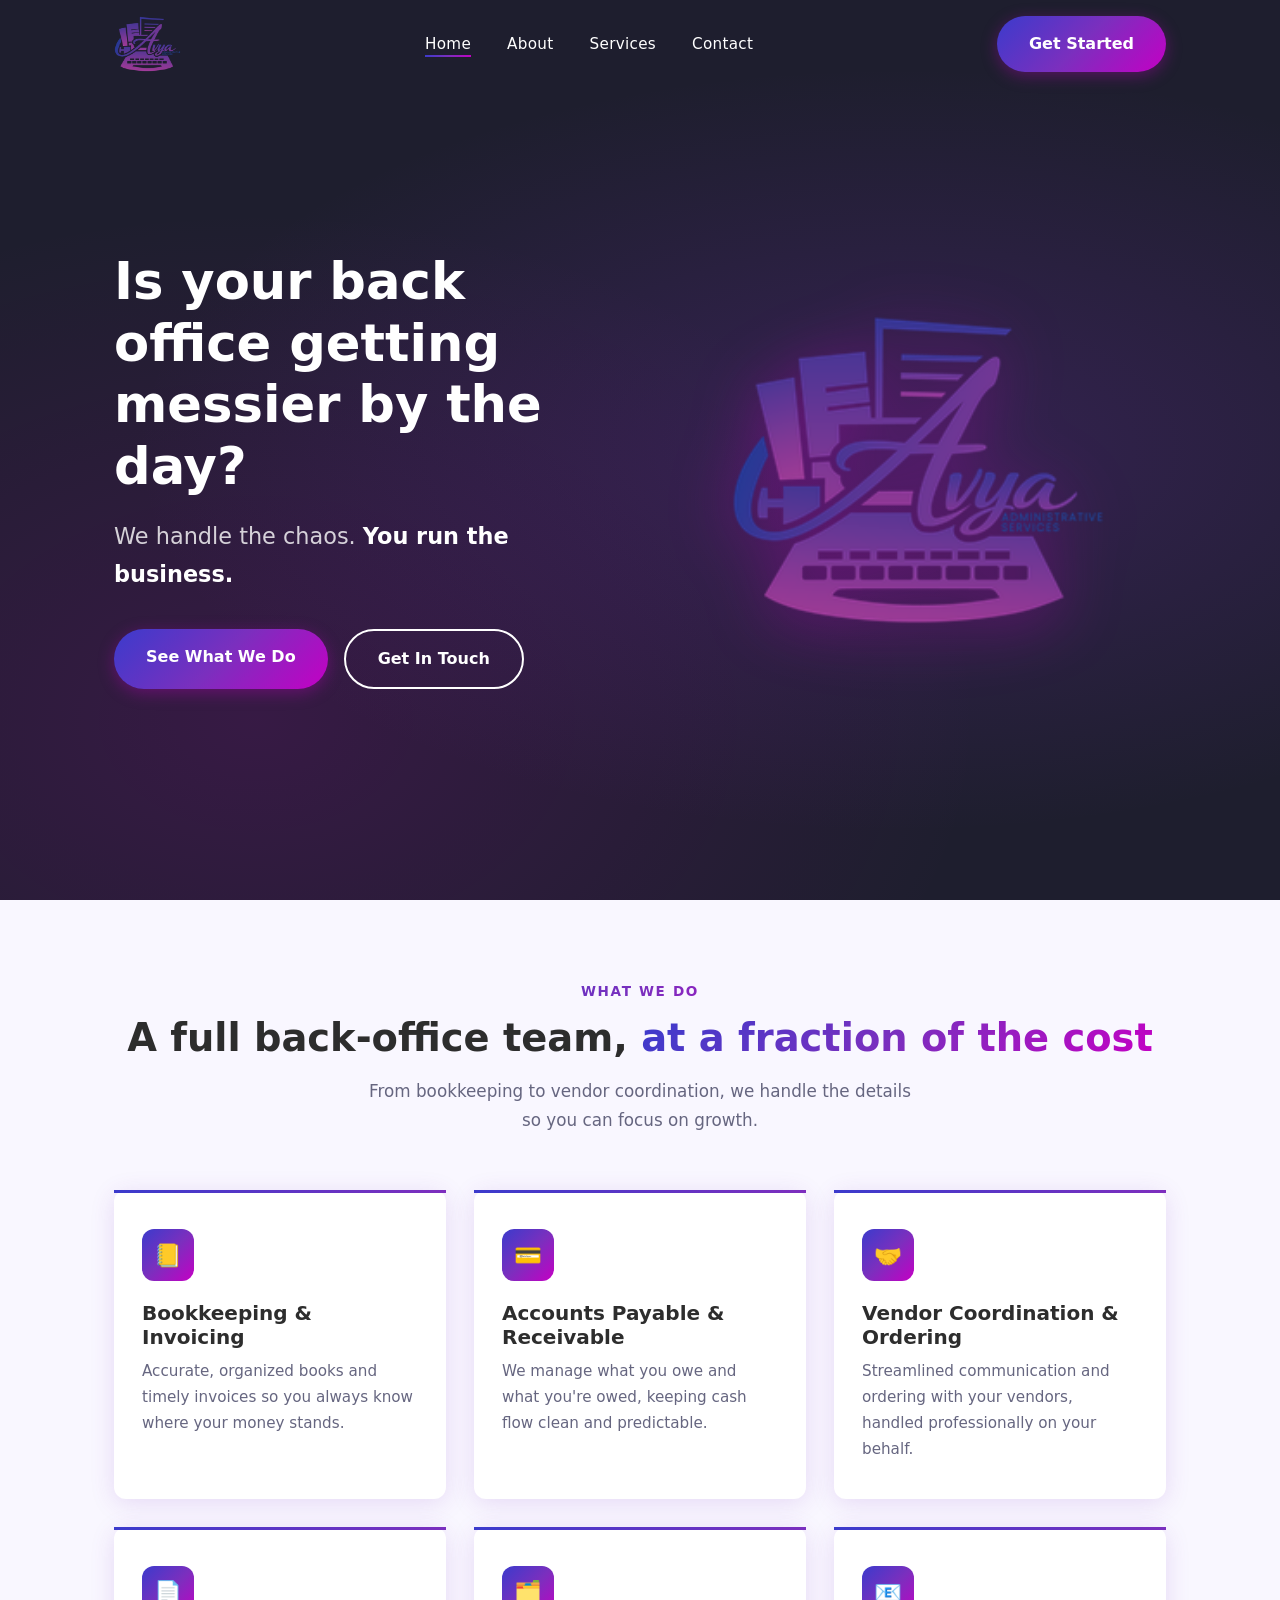
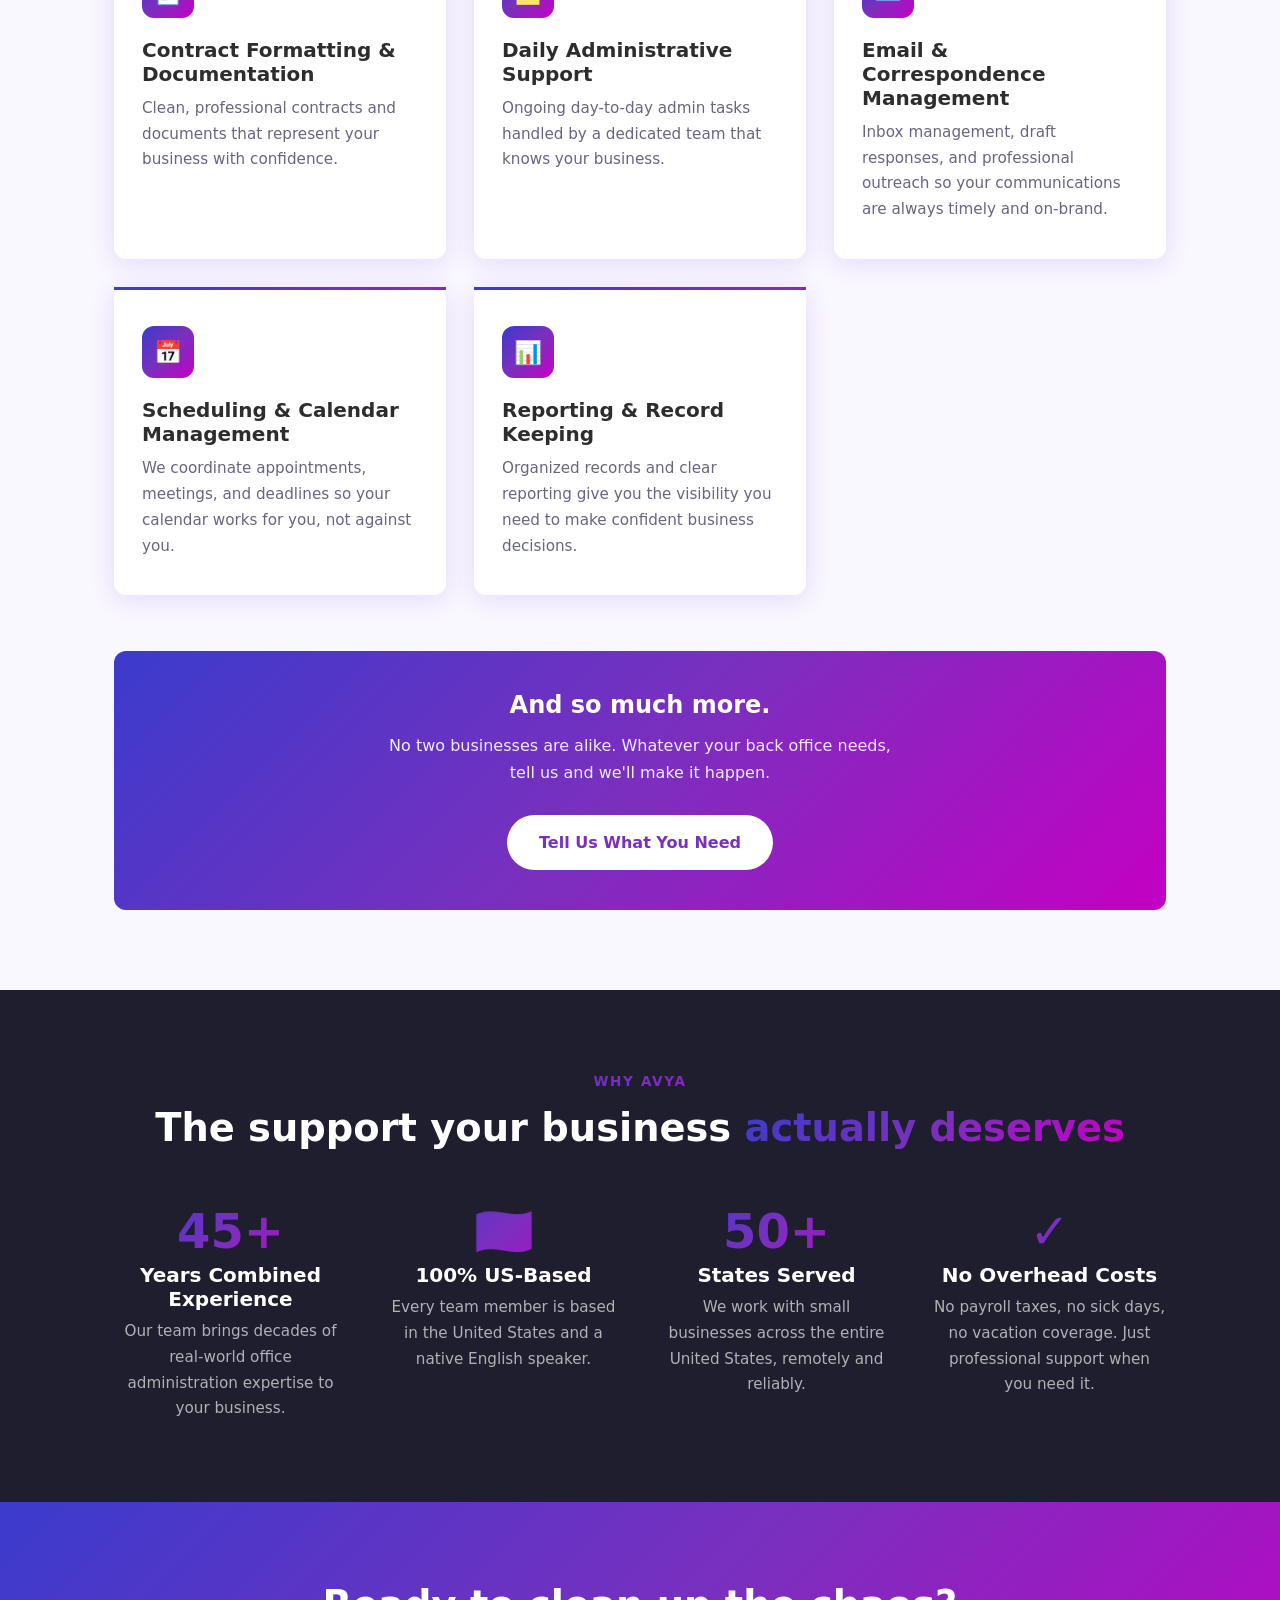
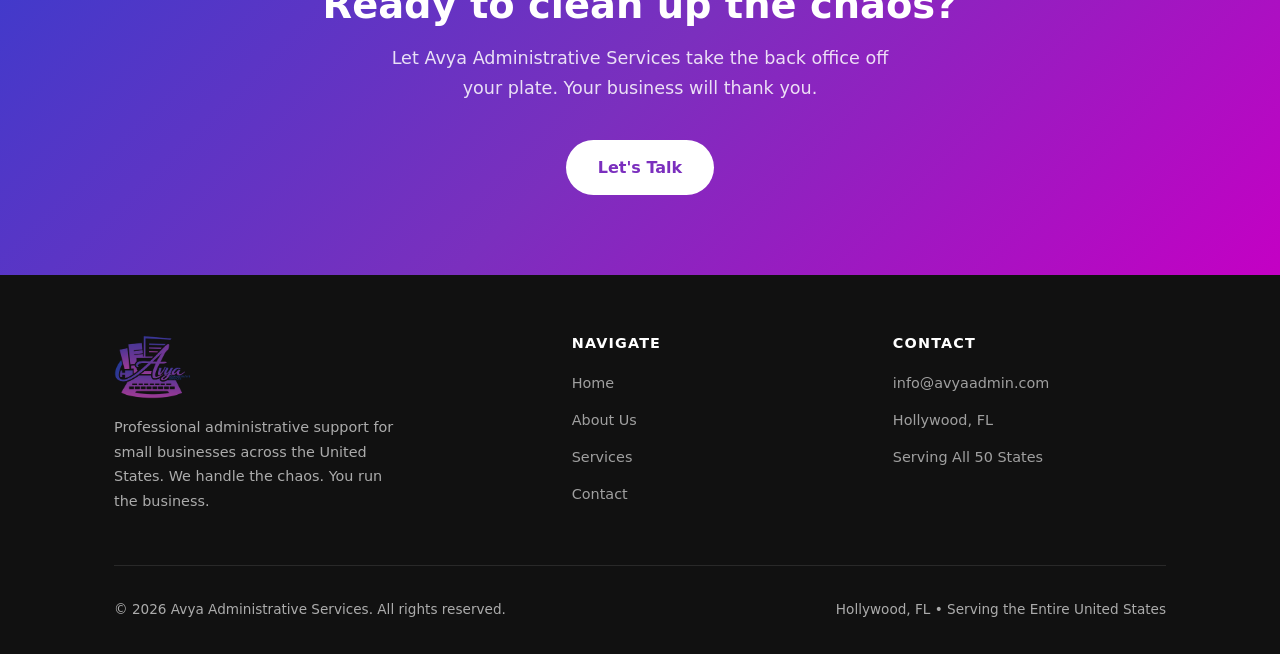
<file: index.html>
<!DOCTYPE html>
<html lang="en">
<head>
  <meta charset="UTF-8" />
  <meta name="viewport" content="width=device-width, initial-scale=1.0" />
  <title>Avya Administrative Services</title>
  <meta name="description" content="Professional back-office administrative support for small businesses across the United States. Bookkeeping, invoicing, vendor coordination, and more." />
  <style>
/* ============================================
   Avya Administrative Services - Main Stylesheet
   ============================================ */

/* --- Reset & Base --- */
*, *::before, *::after { box-sizing: border-box; margin: 0; padding: 0; }

:root {
  --purple:     #7B2FBE;
  --magenta:    #C400C4;
  --blue-grad:  #3B3BCC;
  --grad:       linear-gradient(135deg, #3B3BCC 0%, #7B2FBE 50%, #C400C4 100%);
  --dark:       #111111;
  --dark-soft:  #1e1e2e;
  --light:      #f9f7ff;
  --white:      #ffffff;
  --text:       #2d2d2d;
  --text-light: #666680;
  --radius:     12px;
  --shadow:     0 4px 24px rgba(123, 47, 190, 0.15);
  --transition: all 0.3s ease;
}

html { scroll-behavior: smooth; }

body {
  font-family: 'Segoe UI', system-ui, -apple-system, sans-serif;
  color: var(--text);
  background: var(--white);
  line-height: 1.7;
  font-size: 16px;
}

img { max-width: 100%; height: auto; display: block; }
a  { color: inherit; text-decoration: none; }

/* --- Typography --- */
h1, h2, h3, h4 {
  line-height: 1.2;
  font-weight: 700;
}

h1 { font-size: clamp(2rem, 5vw, 3.2rem); }
h2 { font-size: clamp(1.6rem, 3.5vw, 2.4rem); }
h3 { font-size: 1.25rem; }

.gradient-text {
  background: var(--grad);
  -webkit-background-clip: text;
  -webkit-text-fill-color: transparent;
  background-clip: text;
}

/* --- Layout --- */
.container {
  max-width: 1100px;
  margin: 0 auto;
  padding: 0 24px;
}

section { padding: 80px 0; }

/* --- Buttons --- */
.btn {
  display: inline-block;
  padding: 14px 32px;
  border-radius: 50px;
  font-weight: 600;
  font-size: 1rem;
  cursor: pointer;
  transition: var(--transition);
  border: none;
}

.btn-primary {
  background: var(--grad);
  color: var(--white);
  box-shadow: 0 4px 16px rgba(196, 0, 196, 0.35);
}

.btn-primary:hover {
  transform: translateY(-2px);
  box-shadow: 0 8px 24px rgba(196, 0, 196, 0.45);
}

.btn-outline {
  background: transparent;
  color: var(--white);
  border: 2px solid var(--white);
}

.btn-outline:hover {
  background: var(--white);
  color: var(--purple);
}

/* ============================================
   NAVIGATION
   ============================================ */
nav {
  position: fixed;
  top: 0;
  left: 0;
  right: 0;
  z-index: 100;
  padding: 16px 0;
  transition: var(--transition);
  background: transparent;
}

nav.scrolled {
  background: rgba(255, 255, 255, 0.97);
  backdrop-filter: blur(10px);
  padding: 10px 0;
  box-shadow: 0 2px 20px rgba(0,0,0,0.08);
}

nav.scrolled .nav-links a {
  color: var(--text);
}

nav.scrolled .nav-links a::after {
  background: var(--grad);
}

nav.scrolled .hamburger span {
  background: var(--text);
}

.nav-inner {
  display: flex;
  align-items: center;
  justify-content: space-between;
  max-width: 1100px;
  margin: 0 auto;
  padding: 0 24px;
}

.nav-logo img { height: 56px; width: auto; }

.nav-links {
  display: flex;
  gap: 36px;
  list-style: none;
}

.nav-links a {
  color: var(--white);
  font-weight: 500;
  font-size: 0.95rem;
  letter-spacing: 0.02em;
  position: relative;
  padding-bottom: 4px;
}

.nav-links a::after {
  content: '';
  position: absolute;
  bottom: 0;
  left: 0;
  width: 0;
  height: 2px;
  background: var(--grad);
  transition: var(--transition);
}

.nav-links a:hover::after,
.nav-links a.active::after { width: 100%; }

.nav-cta { display: flex; align-items: center; }

/* Hamburger */
.hamburger {
  display: none;
  flex-direction: column;
  gap: 5px;
  cursor: pointer;
  padding: 4px;
}

.hamburger span {
  display: block;
  width: 24px;
  height: 2px;
  background: var(--white);
  border-radius: 2px;
  transition: var(--transition);
}

.mobile-menu {
  display: none;
  position: fixed;
  top: 0; left: 0; right: 0; bottom: 0;
  background: rgba(17,17,17,0.97);
  z-index: 99;
  flex-direction: column;
  align-items: center;
  justify-content: center;
  gap: 32px;
}

.mobile-menu.open { display: flex; }

.mobile-menu a {
  color: var(--white);
  font-size: 1.5rem;
  font-weight: 600;
}

.mobile-close {
  position: absolute;
  top: 24px; right: 24px;
  color: var(--white);
  font-size: 2rem;
  cursor: pointer;
  background: none;
  border: none;
}

/* ============================================
   HERO
   ============================================ */
.hero {
  min-height: 100vh;
  background: var(--dark-soft);
  display: flex;
  align-items: center;
  position: relative;
  overflow: hidden;
}

.hero::before {
  content: '';
  position: absolute;
  inset: 0;
  background:
    radial-gradient(ellipse at 70% 50%, rgba(123,47,190,0.25) 0%, transparent 60%),
    radial-gradient(ellipse at 20% 80%, rgba(196,0,196,0.15) 0%, transparent 50%);
}

.hero-inner {
  position: relative;
  z-index: 1;
  display: grid;
  grid-template-columns: 1fr 1fr;
  gap: 60px;
  align-items: center;
  max-width: 1100px;
  margin: 0 auto;
  padding: 120px 24px 80px;
}

.hero-text h1 {
  color: var(--white);
  margin-bottom: 20px;
}

.hero-text .tagline {
  font-size: clamp(1.1rem, 2.5vw, 1.4rem);
  color: rgba(255,255,255,0.8);
  margin-bottom: 36px;
  font-weight: 400;
}

.hero-text .tagline strong {
  color: var(--white);
  font-weight: 600;
}

.hero-btns { display: flex; gap: 16px; flex-wrap: wrap; }

.hero-logo {
  display: flex;
  justify-content: center;
  align-items: center;
}

.hero-logo img {
  max-width: 380px;
  width: 100%;
  filter: drop-shadow(0 8px 32px rgba(196,0,196,0.4));
  animation: float 4s ease-in-out infinite;
}

@keyframes float {
  0%, 100% { transform: translateY(0); }
  50%       { transform: translateY(-12px); }
}

/* ============================================
   SECTION: SERVICES OVERVIEW (Home)
   ============================================ */
.services-overview {
  background: var(--light);
}

.section-header {
  text-align: center;
  margin-bottom: 56px;
}

.section-header .eyebrow {
  font-size: 0.85rem;
  font-weight: 700;
  letter-spacing: 0.12em;
  text-transform: uppercase;
  background: var(--grad);
  -webkit-background-clip: text;
  -webkit-text-fill-color: transparent;
  background-clip: text;
  margin-bottom: 12px;
}

.section-header h2 { margin-bottom: 16px; }

.section-header p {
  max-width: 560px;
  margin: 0 auto;
  color: var(--text-light);
  font-size: 1.05rem;
}

.services-grid {
  display: grid;
  grid-template-columns: repeat(auto-fit, minmax(280px, 1fr));
  gap: 28px;
}

.service-card {
  background: var(--white);
  border-radius: var(--radius);
  padding: 36px 28px;
  box-shadow: var(--shadow);
  transition: var(--transition);
  border-top: 3px solid transparent;
  border-image: var(--grad) 1;
}

.service-card:hover {
  transform: translateY(-6px);
  box-shadow: 0 12px 40px rgba(123,47,190,0.2);
}

.service-icon {
  width: 52px;
  height: 52px;
  border-radius: 12px;
  background: var(--grad);
  display: flex;
  align-items: center;
  justify-content: center;
  margin-bottom: 20px;
  font-size: 1.4rem;
}

.service-card h3 { margin-bottom: 10px; }

.service-card p { color: var(--text-light); font-size: 0.95rem; }

/* ============================================
   SECTION: WHY AVYA
   ============================================ */
.why-avya {
  background: var(--dark-soft);
  color: var(--white);
}

.why-grid {
  display: grid;
  grid-template-columns: repeat(auto-fit, minmax(200px, 1fr));
  gap: 40px;
  text-align: center;
}

.why-item .number {
  font-size: 3rem;
  font-weight: 800;
  background: var(--grad);
  -webkit-background-clip: text;
  -webkit-text-fill-color: transparent;
  background-clip: text;
  line-height: 1;
  margin-bottom: 8px;
}

.why-item h3 {
  color: var(--white);
  margin-bottom: 8px;
}

.why-item p {
  color: rgba(255,255,255,0.65);
  font-size: 0.95rem;
}

/* ============================================
   SECTION: CTA BAND
   ============================================ */
.cta-band {
  background: var(--grad);
  text-align: center;
  padding: 80px 24px;
}

.cta-band h2 { color: var(--white); margin-bottom: 16px; }

.cta-band p {
  color: rgba(255,255,255,0.85);
  font-size: 1.1rem;
  margin-bottom: 36px;
  max-width: 540px;
  margin-left: auto;
  margin-right: auto;
}

.btn-white {
  background: var(--white);
  color: var(--purple);
  font-weight: 700;
}

.btn-white:hover {
  transform: translateY(-2px);
  box-shadow: 0 8px 24px rgba(0,0,0,0.2);
}

/* ============================================
   PAGE HERO (inner pages)
   ============================================ */
.page-hero {
  background: var(--dark-soft);
  padding: 140px 24px 80px;
  text-align: center;
  position: relative;
  overflow: hidden;
}

.page-hero::before {
  content: '';
  position: absolute;
  inset: 0;
  background: radial-gradient(ellipse at 50% 50%, rgba(123,47,190,0.3) 0%, transparent 70%);
}

.page-hero h1 { color: var(--white); position: relative; z-index: 1; }
.page-hero p  {
  color: rgba(255,255,255,0.75);
  font-size: 1.15rem;
  margin-top: 16px;
  position: relative;
  z-index: 1;
}

/* ============================================
   ABOUT PAGE
   ============================================ */
.about-content {
  display: grid;
  grid-template-columns: 1fr 1fr;
  gap: 80px;
  align-items: start;
}

.about-text p {
  color: var(--text);
  font-size: 1.05rem;
  margin-bottom: 20px;
  line-height: 1.85;
}

.about-stats {
  display: grid;
  grid-template-columns: 1fr 1fr;
  gap: 24px;
}

.stat-card {
  background: var(--light);
  border-radius: var(--radius);
  padding: 28px 24px;
  text-align: center;
  border-top: 3px solid;
  border-image: var(--grad) 1;
}

.stat-card .num {
  font-size: 2.2rem;
  font-weight: 800;
  background: var(--grad);
  -webkit-background-clip: text;
  -webkit-text-fill-color: transparent;
  background-clip: text;
  line-height: 1;
  margin-bottom: 8px;
}

.stat-card p { font-size: 0.9rem; color: var(--text-light); font-weight: 500; }

/* ============================================
   SERVICES PAGE
   ============================================ */
.services-full .services-grid {
  grid-template-columns: repeat(auto-fit, minmax(300px, 1fr));
}

.more-banner {
  margin-top: 60px;
  background: var(--grad);
  border-radius: var(--radius);
  padding: 48px 40px;
  text-align: center;
  color: var(--white);
}

.more-banner h3 { font-size: 1.6rem; margin-bottom: 12px; }
.more-banner p  { opacity: 0.85; margin-bottom: 28px; }

/* ============================================
   CONTACT PAGE
   ============================================ */
.contact-layout {
  display: grid;
  grid-template-columns: 1fr 1.4fr;
  gap: 60px;
  align-items: start;
}

.contact-info h2 { margin-bottom: 28px; }

.contact-item {
  display: flex;
  align-items: flex-start;
  gap: 16px;
  margin-bottom: 28px;
}

.contact-item .icon {
  width: 44px;
  height: 44px;
  border-radius: 10px;
  background: var(--grad);
  display: flex;
  align-items: center;
  justify-content: center;
  font-size: 1.1rem;
  flex-shrink: 0;
  color: white;
}

.contact-item .detail strong {
  display: block;
  font-weight: 600;
  margin-bottom: 4px;
}

.contact-item .detail p { color: var(--text-light); font-size: 0.95rem; }

.contact-form {
  background: var(--light);
  border-radius: var(--radius);
  padding: 44px 40px;
  box-shadow: var(--shadow);
}

.contact-form h3 { margin-bottom: 28px; font-size: 1.4rem; }

.form-group { margin-bottom: 20px; }

.form-group label {
  display: block;
  font-weight: 600;
  font-size: 0.9rem;
  margin-bottom: 8px;
  color: var(--text);
}

.form-group input,
.form-group textarea,
.form-group select {
  width: 100%;
  padding: 12px 16px;
  border: 2px solid #e0d9f0;
  border-radius: 8px;
  font-family: inherit;
  font-size: 0.95rem;
  color: var(--text);
  background: var(--white);
  transition: var(--transition);
  outline: none;
}

.form-group input:focus,
.form-group textarea:focus,
.form-group select:focus {
  border-color: var(--purple);
  box-shadow: 0 0 0 3px rgba(123,47,190,0.12);
}

.form-group textarea { resize: vertical; min-height: 130px; }

.form-row {
  display: grid;
  grid-template-columns: 1fr 1fr;
  gap: 16px;
}

/* ============================================
   FOOTER
   ============================================ */
footer {
  background: var(--dark);
  color: rgba(255,255,255,0.65);
  padding: 60px 0 32px;
}

.footer-inner {
  max-width: 1100px;
  margin: 0 auto;
  padding: 0 24px;
}

.footer-top {
  display: grid;
  grid-template-columns: 1.5fr 1fr 1fr;
  gap: 48px;
  padding-bottom: 48px;
  border-bottom: 1px solid rgba(255,255,255,0.1);
  margin-bottom: 32px;
}

.footer-brand img { height: 64px; width: auto; margin-bottom: 16px; }

.footer-brand p { font-size: 0.9rem; line-height: 1.7; max-width: 280px; }

.footer-col h4 {
  color: var(--white);
  font-size: 0.9rem;
  font-weight: 700;
  letter-spacing: 0.08em;
  text-transform: uppercase;
  margin-bottom: 16px;
}

.footer-col ul { list-style: none; }

.footer-col ul li { margin-bottom: 10px; }

.footer-col ul li a {
  color: rgba(255,255,255,0.6);
  font-size: 0.9rem;
  transition: var(--transition);
}

.footer-col ul li a:hover { color: var(--white); }

.footer-bottom {
  display: flex;
  justify-content: space-between;
  align-items: center;
  font-size: 0.85rem;
  flex-wrap: wrap;
  gap: 12px;
}

.footer-bottom a { color: rgba(255,255,255,0.6); }
.footer-bottom a:hover { color: var(--white); }

/* ============================================
   RESPONSIVE
   ============================================ */
@media (max-width: 900px) {
  .hero-inner { grid-template-columns: 1fr; text-align: center; gap: 40px; }
  .hero-logo { order: -1; }
  .hero-logo img { max-width: 260px; }
  .hero-btns { justify-content: center; }
  .about-content { grid-template-columns: 1fr; gap: 48px; }
  .contact-layout { grid-template-columns: 1fr; }
  .footer-top { grid-template-columns: 1fr 1fr; }
  .footer-brand { grid-column: span 2; }
}

@media (max-width: 640px) {
  section { padding: 60px 0; }
  .nav-links, .nav-cta { display: none; }
  .hamburger { display: flex; }
  .about-stats { grid-template-columns: 1fr 1fr; }
  .form-row { g
</style>
</head>
<body>

  <!-- ===== NAVIGATION =====
       Note: nav background/color are hardcoded inline on this page.
       Other pages use the .scrolled CSS class (see style.css). ===== -->
  <nav id="navbar">
    <div class="nav-inner">
      <a href="index.html" class="nav-logo">
        <img src="[data-uri]" alt="Avya Administrative Services" />
      </a>
      <ul class="nav-links">
        <li><a href="index.html" class="active">Home</a></li>
        <li><a href="about.html">About</a></li>
        <li><a href="services.html">Services</a></li>
        <li><a href="contact.html">Contact</a></li>
      </ul>
      <div class="nav-cta">
        <a href="contact.html" class="btn btn-primary">Get Started</a>
      </div>
      <button class="hamburger" id="hamburger" aria-label="Open menu">
        <span></span><span></span><span></span>
      </button>
    </div>
  </nav>

  <!-- Mobile Menu -->
  <div class="mobile-menu" id="mobileMenu">
    <button class="mobile-close" id="mobileClose">&times;</button>
    <a href="index.html" onclick="closeMobile()">Home</a>
    <a href="about.html" onclick="closeMobile()">About</a>
    <a href="services.html" onclick="closeMobile()">Services</a>
    <a href="contact.html" onclick="closeMobile()">Contact</a>
    <a href="contact.html" class="btn btn-primary" onclick="closeMobile()">Get Started</a>
  </div>

  <!-- ===== HERO ===== -->
  <section class="hero">
    <div class="hero-inner">
      <div class="hero-text">
        <h1>Is your back office getting messier by the day?</h1>
        <p class="tagline">We handle the chaos. <strong>You run the business.</strong></p>
        <div class="hero-btns">
          <a href="services.html" class="btn btn-primary">See What We Do</a>
          <a href="contact.html" class="btn btn-outline">Get In Touch</a>
        </div>
      </div>
      <div class="hero-logo">
        <img src="[data-uri]" alt="Avya Administrative Services Logo" />
      </div>
    </div>
  </section>

  <!-- ===== SERVICES OVERVIEW ===== -->
  <section class="services-overview">
    <div class="container">
      <div class="section-header">
        <p class="eyebrow">What We Do</p>
        <h2>A full back-office team, <span class="gradient-text">at a fraction of the cost</span></h2>
        <p>From bookkeeping to vendor coordination, we handle the details so you can focus on growth.</p>
      </div>

      <div class="services-grid">
        <div class="service-card">
          <div class="service-icon">📒</div>
          <h3>Bookkeeping &amp; Invoicing</h3>
          <p>Accurate, organized books and timely invoices so you always know where your money stands.</p>
        </div>
        <div class="service-card">
          <div class="service-icon">💳</div>
          <h3>Accounts Payable &amp; Receivable</h3>
          <p>We manage what you owe and what you're owed, keeping cash flow clean and predictable.</p>
        </div>
        <div class="service-card">
          <div class="service-icon">🤝</div>
          <h3>Vendor Coordination &amp; Ordering</h3>
          <p>Streamlined communication and ordering with your vendors, handled professionally on your behalf.</p>
        </div>
        <div class="service-card">
          <div class="service-icon">📄</div>
          <h3>Contract Formatting &amp; Documentation</h3>
          <p>Clean, professional contracts and documents that represent your business with confidence.</p>
        </div>
        <div class="service-card">
          <div class="service-icon">🗂️</div>
          <h3>Daily Administrative Support</h3>
          <p>Ongoing day-to-day admin tasks handled by a dedicated team that knows your business.</p>
        </div>
        <div class="service-card">
          <div class="service-icon">📧</div>
          <h3>Email &amp; Correspondence Management</h3>
          <p>Inbox management, draft responses, and professional outreach so your communications are always timely and on-brand.</p>
        </div>
        <div class="service-card">
          <div class="service-icon">📅</div>
          <h3>Scheduling &amp; Calendar Management</h3>
          <p>We coordinate appointments, meetings, and deadlines so your calendar works for you, not against you.</p>
        </div>
        <div class="service-card">
          <div class="service-icon">📊</div>
          <h3>Reporting &amp; Record Keeping</h3>
          <p>Organized records and clear reporting give you the visibility you need to make confident business decisions.</p>
        </div>
      </div>

      <div style="text-align:center; margin-top: 56px; padding: 40px; background: linear-gradient(135deg, #3B3BCC 0%, #7B2FBE 50%, #C400C4 100%); border-radius: 12px; color: white;">
        <h3 style="font-size: 1.5rem; margin-bottom: 12px;">And so much more.</h3>
        <p style="opacity: 0.9; max-width: 520px; margin: 0 auto 28px;">No two businesses are alike. Whatever your back office needs, tell us and we'll make it happen.</p>
        <a href="contact.html" class="btn btn-white">Tell Us What You Need</a>
      </div>
    </div>
  </section>

  <!-- ===== WHY AVYA ===== -->
  <section class="why-avya">
    <div class="container">
      <div class="section-header">
        <p class="eyebrow">Why Avya</p>
        <h2 style="color: white;">The support your business <span class="gradient-text">actually deserves</span></h2>
      </div>
      <div class="why-grid">
        <div class="why-item">
          <div class="number">45+</div>
          <h3>Years Combined Experience</h3>
          <p>Our team brings decades of real-world office administration expertise to your business.</p>
        </div>
        <div class="why-item">
          <div class="number">🇺🇸</div>
          <h3>100% US-Based</h3>
          <p>Every team member is based in the United States and a native English speaker.</p>
        </div>
        <div class="why-item">
          <div class="number">50+</div>
          <h3>States Served</h3>
          <p>We work with small businesses across the entire United States, remotely and reliably.</p>
        </div>
        <div class="why-item">
          <div class="number">✓</div>
          <h3>No Overhead Costs</h3>
          <p>No payroll taxes, no sick days, no vacation coverage. Just professional support when you need it.</p>
        </div>
      </div>
    </div>
  </section>

  <!-- ===== CTA BAND ===== -->
  <div class="cta-band">
    <h2>Ready to clean up the chaos?</h2>
    <p>Let Avya Administrative Services take the back office off your plate. Your business will thank you.</p>
    <a href="contact.html" class="btn btn-white">Let's Talk</a>
  </div>

  <!-- ===== FOOTER ===== -->
  <footer>
    <div class="footer-inner">
      <div class="footer-top">
        <div class="footer-brand">
          <img src="[data-uri]" alt="Avya Administrative Services" />
          <p>Professional administrative support for small businesses across the United States. We handle the chaos. You run the business.</p>
        </div>
        <div class="footer-col">
          <h4>Navigate</h4>
          <ul>
            <li><a href="index.html">Home</a></li>
            <li><a href="about.html">About Us</a></li>
            <li><a href="services.html">Services</a></li>
            <li><a href="contact.html">Contact</a></li>
          </ul>
        </div>
        <div class="footer-col">
          <h4>Contact</h4>
          <ul>
            <li><a href="mailto:info@avyaadmin.com">info@avyaadmin.com</a></li>
            <li><a href="#">Hollywood, FL</a></li>
            <li><a href="#">Serving All 50 States</a></li>
          </ul>
        </div>
      </div>
      <div class="footer-bottom">
        <p>&copy; 2026 Avya Administrative Services. All rights reserved.</p>
        <p>Hollywood, FL &bull; Serving the Entire United States</p>
      </div>
    </div>
  </footer>

  <script>
    var navbar = document.getElementById('navbar');
    navbar.classList.add('scrolled');
    window.addEventListener('scroll', function() {
      navbar.classList.toggle('scrolled', window.scrollY > 40);
    });
    var hamburger = document.getElementById('hamburger');
    var mobileMenu = document.getElementById('mobileMenu');
    var mobileClose = document.getElementById('mobileClose');
    hamburger.addEventListener('click', function() { mobileMenu.classList.add('open'); });
    mobileClose.addEventListener('click', function() { mobileMenu.classList.remove('open'); });
    function closeMobile() { mobileMenu.classList.remove('open'); }
  </script>
</body>
</html>
</file>
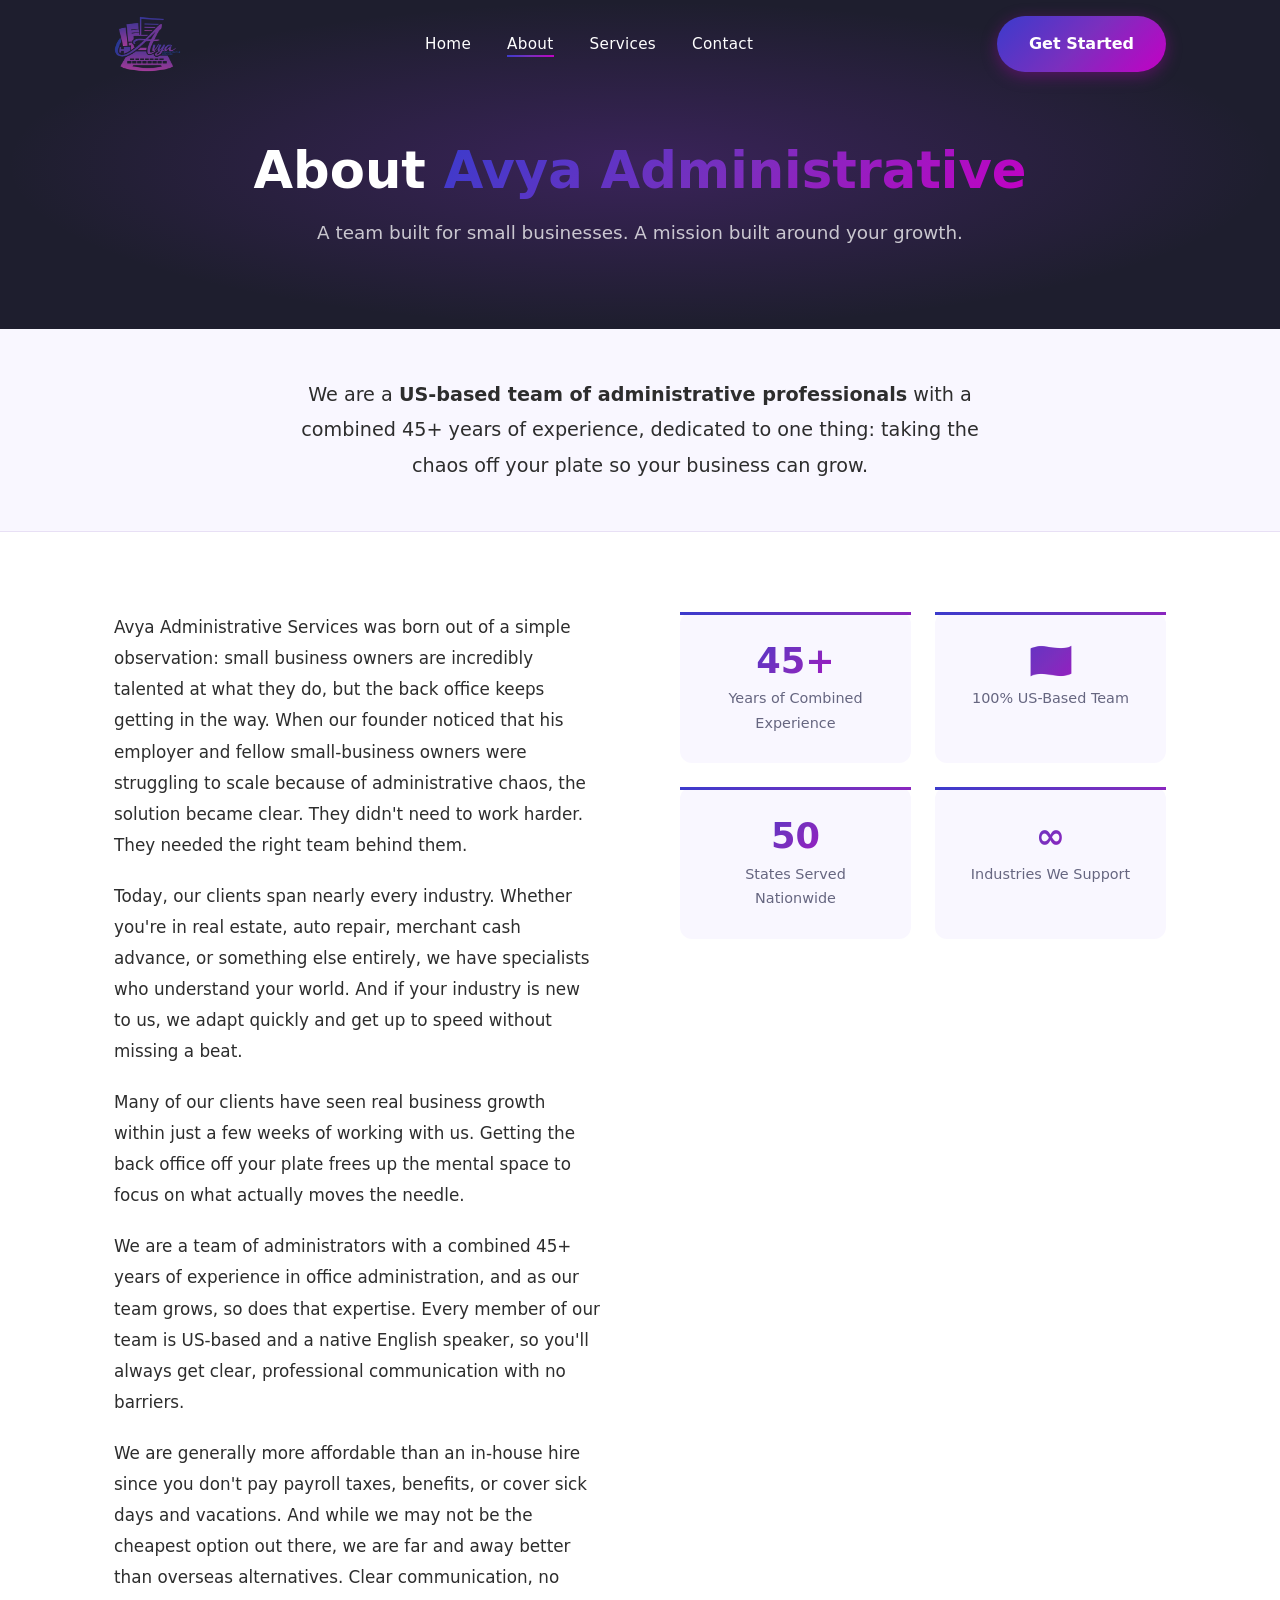
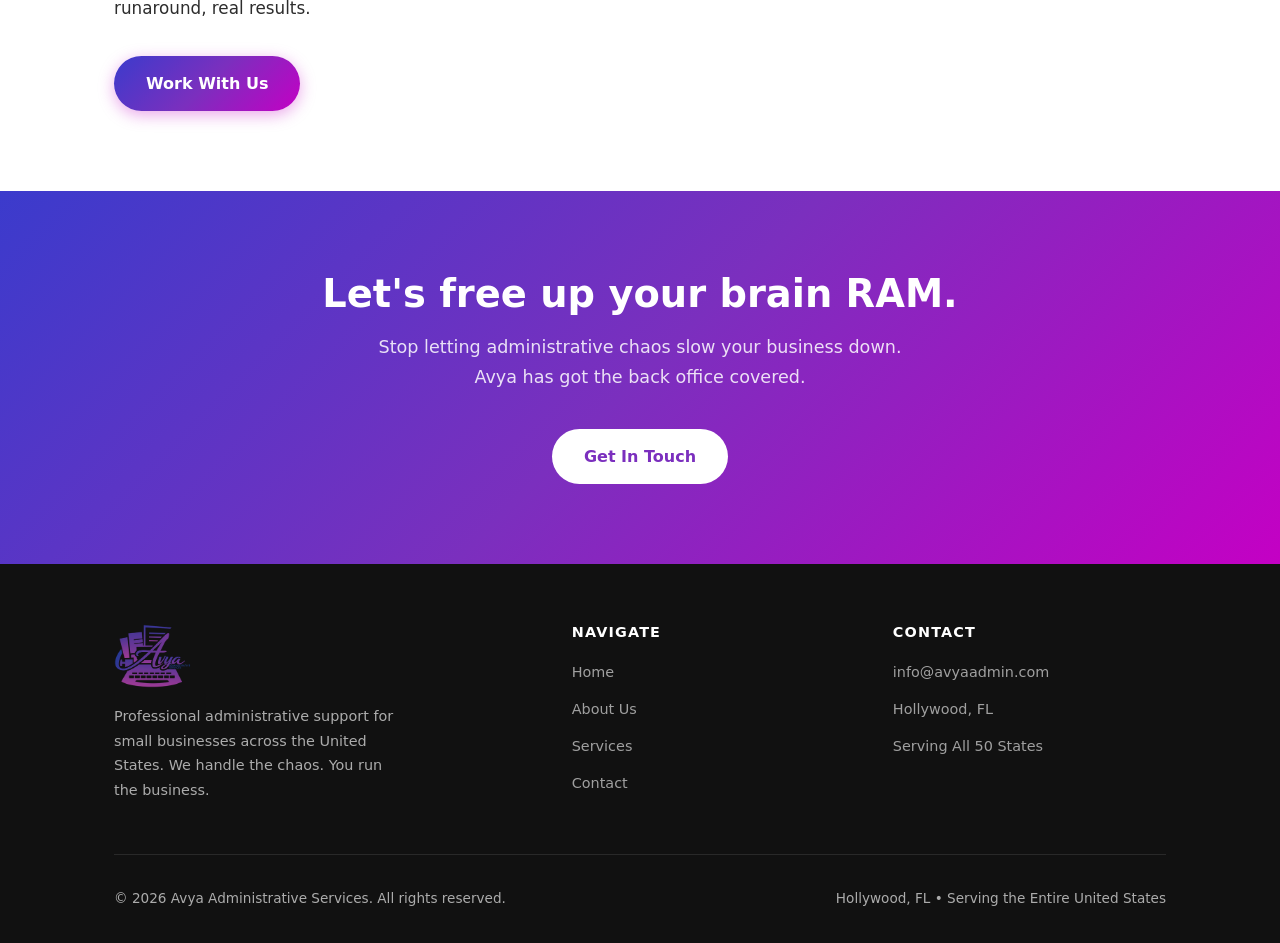
<file: about.html>
<!DOCTYPE html>
<html lang="en">
<head>
  <meta charset="UTF-8" />
  <meta name="viewport" content="width=device-width, initial-scale=1.0" />
  <title>About Us | Avya Administrative Services</title>
  <meta name="description" content="Learn about Avya Administrative Services and our team of experienced US-based administrators." />
  <style>
/* ============================================
   Avya Administrative Services - Main Stylesheet
   ============================================ */

/* --- Reset & Base --- */
*, *::before, *::after { box-sizing: border-box; margin: 0; padding: 0; }

:root {
  --purple:     #7B2FBE;
  --magenta:    #C400C4;
  --blue-grad:  #3B3BCC;
  --grad:       linear-gradient(135deg, #3B3BCC 0%, #7B2FBE 50%, #C400C4 100%);
  --dark:       #111111;
  --dark-soft:  #1e1e2e;
  --light:      #f9f7ff;
  --white:      #ffffff;
  --text:       #2d2d2d;
  --text-light: #666680;
  --radius:     12px;
  --shadow:     0 4px 24px rgba(123, 47, 190, 0.15);
  --transition: all 0.3s ease;
}

html { scroll-behavior: smooth; }

body {
  font-family: 'Segoe UI', system-ui, -apple-system, sans-serif;
  color: var(--text);
  background: var(--white);
  line-height: 1.7;
  font-size: 16px;
}

img { max-width: 100%; height: auto; display: block; }
a  { color: inherit; text-decoration: none; }

/* --- Typography --- */
h1, h2, h3, h4 {
  line-height: 1.2;
  font-weight: 700;
}

h1 { font-size: clamp(2rem, 5vw, 3.2rem); }
h2 { font-size: clamp(1.6rem, 3.5vw, 2.4rem); }
h3 { font-size: 1.25rem; }

.gradient-text {
  background: var(--grad);
  -webkit-background-clip: text;
  -webkit-text-fill-color: transparent;
  background-clip: text;
}

/* --- Layout --- */
.container {
  max-width: 1100px;
  margin: 0 auto;
  padding: 0 24px;
}

section { padding: 80px 0; }

/* --- Buttons --- */
.btn {
  display: inline-block;
  padding: 14px 32px;
  border-radius: 50px;
  font-weight: 600;
  font-size: 1rem;
  cursor: pointer;
  transition: var(--transition);
  border: none;
}

.btn-primary {
  background: var(--grad);
  color: var(--white);
  box-shadow: 0 4px 16px rgba(196, 0, 196, 0.35);
}

.btn-primary:hover {
  transform: translateY(-2px);
  box-shadow: 0 8px 24px rgba(196, 0, 196, 0.45);
}

.btn-outline {
  background: transparent;
  color: var(--white);
  border: 2px solid var(--white);
}

.btn-outline:hover {
  background: var(--white);
  color: var(--purple);
}

/* ============================================
   NAVIGATION
   ============================================ */
nav {
  position: fixed;
  top: 0;
  left: 0;
  right: 0;
  z-index: 100;
  padding: 16px 0;
  transition: var(--transition);
  background: transparent;
}

nav.scrolled {
  background: rgba(255, 255, 255, 0.97);
  backdrop-filter: blur(10px);
  padding: 10px 0;
  box-shadow: 0 2px 20px rgba(0,0,0,0.08);
}

nav.scrolled .nav-links a {
  color: var(--text);
}

nav.scrolled .nav-links a::after {
  background: var(--grad);
}

nav.scrolled .hamburger span {
  background: var(--text);
}

.nav-inner {
  display: flex;
  align-items: center;
  justify-content: space-between;
  max-width: 1100px;
  margin: 0 auto;
  padding: 0 24px;
}

.nav-logo img { height: 56px; width: auto; }

.nav-links {
  display: flex;
  gap: 36px;
  list-style: none;
}

.nav-links a {
  color: var(--white);
  font-weight: 500;
  font-size: 0.95rem;
  letter-spacing: 0.02em;
  position: relative;
  padding-bottom: 4px;
}

.nav-links a::after {
  content: '';
  position: absolute;
  bottom: 0;
  left: 0;
  width: 0;
  height: 2px;
  background: var(--grad);
  transition: var(--transition);
}

.nav-links a:hover::after,
.nav-links a.active::after { width: 100%; }

.nav-cta { display: flex; align-items: center; }

/* Hamburger */
.hamburger {
  display: none;
  flex-direction: column;
  gap: 5px;
  cursor: pointer;
  padding: 4px;
}

.hamburger span {
  display: block;
  width: 24px;
  height: 2px;
  background: var(--white);
  border-radius: 2px;
  transition: var(--transition);
}

.mobile-menu {
  display: none;
  position: fixed;
  top: 0; left: 0; right: 0; bottom: 0;
  background: rgba(17,17,17,0.97);
  z-index: 99;
  flex-direction: column;
  align-items: center;
  justify-content: center;
  gap: 32px;
}

.mobile-menu.open { display: flex; }

.mobile-menu a {
  color: var(--white);
  font-size: 1.5rem;
  font-weight: 600;
}

.mobile-close {
  position: absolute;
  top: 24px; right: 24px;
  color: var(--white);
  font-size: 2rem;
  cursor: pointer;
  background: none;
  border: none;
}

/* ============================================
   HERO
   ============================================ */
.hero {
  min-height: 100vh;
  background: var(--dark-soft);
  display: flex;
  align-items: center;
  position: relative;
  overflow: hidden;
}

.hero::before {
  content: '';
  position: absolute;
  inset: 0;
  background:
    radial-gradient(ellipse at 70% 50%, rgba(123,47,190,0.25) 0%, transparent 60%),
    radial-gradient(ellipse at 20% 80%, rgba(196,0,196,0.15) 0%, transparent 50%);
}

.hero-inner {
  position: relative;
  z-index: 1;
  display: grid;
  grid-template-columns: 1fr 1fr;
  gap: 60px;
  align-items: center;
  max-width: 1100px;
  margin: 0 auto;
  padding: 120px 24px 80px;
}

.hero-text h1 {
  color: var(--white);
  margin-bottom: 20px;
}

.hero-text .tagline {
  font-size: clamp(1.1rem, 2.5vw, 1.4rem);
  color: rgba(255,255,255,0.8);
  margin-bottom: 36px;
  font-weight: 400;
}

.hero-text .tagline strong {
  color: var(--white);
  font-weight: 600;
}

.hero-btns { display: flex; gap: 16px; flex-wrap: wrap; }

.hero-logo {
  display: flex;
  justify-content: center;
  align-items: center;
}

.hero-logo img {
  max-width: 380px;
  width: 100%;
  filter: drop-shadow(0 8px 32px rgba(196,0,196,0.4));
  animation: float 4s ease-in-out infinite;
}

@keyframes float {
  0%, 100% { transform: translateY(0); }
  50%       { transform: translateY(-12px); }
}

/* ============================================
   SECTION: SERVICES OVERVIEW (Home)
   ============================================ */
.services-overview {
  background: var(--light);
}

.section-header {
  text-align: center;
  margin-bottom: 56px;
}

.section-header .eyebrow {
  font-size: 0.85rem;
  font-weight: 700;
  letter-spacing: 0.12em;
  text-transform: uppercase;
  background: var(--grad);
  -webkit-background-clip: text;
  -webkit-text-fill-color: transparent;
  background-clip: text;
  margin-bottom: 12px;
}

.section-header h2 { margin-bottom: 16px; }

.section-header p {
  max-width: 560px;
  margin: 0 auto;
  color: var(--text-light);
  font-size: 1.05rem;
}

.services-grid {
  display: grid;
  grid-template-columns: repeat(auto-fit, minmax(280px, 1fr));
  gap: 28px;
}

.service-card {
  background: var(--white);
  border-radius: var(--radius);
  padding: 36px 28px;
  box-shadow: var(--shadow);
  transition: var(--transition);
  border-top: 3px solid transparent;
  border-image: var(--grad) 1;
}

.service-card:hover {
  transform: translateY(-6px);
  box-shadow: 0 12px 40px rgba(123,47,190,0.2);
}

.service-icon {
  width: 52px;
  height: 52px;
  border-radius: 12px;
  background: var(--grad);
  display: flex;
  align-items: center;
  justify-content: center;
  margin-bottom: 20px;
  font-size: 1.4rem;
}

.service-card h3 { margin-bottom: 10px; }

.service-card p { color: var(--text-light); font-size: 0.95rem; }

/* ============================================
   SECTION: WHY AVYA
   ============================================ */
.why-avya {
  background: var(--dark-soft);
  color: var(--white);
}

.why-grid {
  display: grid;
  grid-template-columns: repeat(auto-fit, minmax(200px, 1fr));
  gap: 40px;
  text-align: center;
}

.why-item .number {
  font-size: 3rem;
  font-weight: 800;
  background: var(--grad);
  -webkit-background-clip: text;
  -webkit-text-fill-color: transparent;
  background-clip: text;
  line-height: 1;
  margin-bottom: 8px;
}

.why-item h3 {
  color: var(--white);
  margin-bottom: 8px;
}

.why-item p {
  color: rgba(255,255,255,0.65);
  font-size: 0.95rem;
}

/* ============================================
   SECTION: CTA BAND
   ============================================ */
.cta-band {
  background: var(--grad);
  text-align: center;
  padding: 80px 24px;
}

.cta-band h2 { color: var(--white); margin-bottom: 16px; }

.cta-band p {
  color: rgba(255,255,255,0.85);
  font-size: 1.1rem;
  margin-bottom: 36px;
  max-width: 540px;
  margin-left: auto;
  margin-right: auto;
}

.btn-white {
  background: var(--white);
  color: var(--purple);
  font-weight: 700;
}

.btn-white:hover {
  transform: translateY(-2px);
  box-shadow: 0 8px 24px rgba(0,0,0,0.2);
}

/* ============================================
   PAGE HERO (inner pages)
   ============================================ */
.page-hero {
  background: var(--dark-soft);
  padding: 140px 24px 80px;
  text-align: center;
  position: relative;
  overflow: hidden;
}

.page-hero::before {
  content: '';
  position: absolute;
  inset: 0;
  background: radial-gradient(ellipse at 50% 50%, rgba(123,47,190,0.3) 0%, transparent 70%);
}

.page-hero h1 { color: var(--white); position: relative; z-index: 1; }
.page-hero p  {
  color: rgba(255,255,255,0.75);
  font-size: 1.15rem;
  margin-top: 16px;
  position: relative;
  z-index: 1;
}

/* ============================================
   ABOUT PAGE
   ============================================ */
.about-content {
  display: grid;
  grid-template-columns: 1fr 1fr;
  gap: 80px;
  align-items: start;
}

.about-text p {
  color: var(--text);
  font-size: 1.05rem;
  margin-bottom: 20px;
  line-height: 1.85;
}

.about-stats {
  display: grid;
  grid-template-columns: 1fr 1fr;
  gap: 24px;
}

.stat-card {
  background: var(--light);
  border-radius: var(--radius);
  padding: 28px 24px;
  text-align: center;
  border-top: 3px solid;
  border-image: var(--grad) 1;
}

.stat-card .num {
  font-size: 2.2rem;
  font-weight: 800;
  background: var(--grad);
  -webkit-background-clip: text;
  -webkit-text-fill-color: transparent;
  background-clip: text;
  line-height: 1;
  margin-bottom: 8px;
}

.stat-card p { font-size: 0.9rem; color: var(--text-light); font-weight: 500; }

/* ============================================
   SERVICES PAGE
   ============================================ */
.services-full .services-grid {
  grid-template-columns: repeat(auto-fit, minmax(300px, 1fr));
}

.more-banner {
  margin-top: 60px;
  background: var(--grad);
  border-radius: var(--radius);
  padding: 48px 40px;
  text-align: center;
  color: var(--white);
}

.more-banner h3 { font-size: 1.6rem; margin-bottom: 12px; }
.more-banner p  { opacity: 0.85; margin-bottom: 28px; }

/* ============================================
   CONTACT PAGE
   ============================================ */
.contact-layout {
  display: grid;
  grid-template-columns: 1fr 1.4fr;
  gap: 60px;
  align-items: start;
}

.contact-info h2 { margin-bottom: 28px; }

.contact-item {
  display: flex;
  align-items: flex-start;
  gap: 16px;
  margin-bottom: 28px;
}

.contact-item .icon {
  width: 44px;
  height: 44px;
  border-radius: 10px;
  background: var(--grad);
  display: flex;
  align-items: center;
  justify-content: center;
  font-size: 1.1rem;
  flex-shrink: 0;
  color: white;
}

.contact-item .detail strong {
  display: block;
  font-weight: 600;
  margin-bottom: 4px;
}

.contact-item .detail p { color: var(--text-light); font-size: 0.95rem; }

.contact-form {
  background: var(--light);
  border-radius: var(--radius);
  padding: 44px 40px;
  box-shadow: var(--shadow);
}

.contact-form h3 { margin-bottom: 28px; font-size: 1.4rem; }

.form-group { margin-bottom: 20px; }

.form-group label {
  display: block;
  font-weight: 600;
  font-size: 0.9rem;
  margin-bottom: 8px;
  color: var(--text);
}

.form-group input,
.form-group textarea,
.form-group select {
  width: 100%;
  padding: 12px 16px;
  border: 2px solid #e0d9f0;
  border-radius: 8px;
  font-family: inherit;
  font-size: 0.95rem;
  color: var(--text);
  background: var(--white);
  transition: var(--transition);
  outline: none;
}

.form-group input:focus,
.form-group textarea:focus,
.form-group select:focus {
  border-color: var(--purple);
  box-shadow: 0 0 0 3px rgba(123,47,190,0.12);
}

.form-group textarea { resize: vertical; min-height: 130px; }

.form-row {
  display: grid;
  grid-template-columns: 1fr 1fr;
  gap: 16px;
}

/* ============================================
   FOOTER
   ============================================ */
footer {
  background: var(--dark);
  color: rgba(255,255,255,0.65);
  padding: 60px 0 32px;
}

.footer-inner {
  max-width: 1100px;
  margin: 0 auto;
  padding: 0 24px;
}

.footer-top {
  display: grid;
  grid-template-columns: 1.5fr 1fr 1fr;
  gap: 48px;
  padding-bottom: 48px;
  border-bottom: 1px solid rgba(255,255,255,0.1);
  margin-bottom: 32px;
}

.footer-brand img { height: 64px; width: auto; margin-bottom: 16px; }

.footer-brand p { font-size: 0.9rem; line-height: 1.7; max-width: 280px; }

.footer-col h4 {
  color: var(--white);
  font-size: 0.9rem;
  font-weight: 700;
  letter-spacing: 0.08em;
  text-transform: uppercase;
  margin-bottom: 16px;
}

.footer-col ul { list-style: none; }

.footer-col ul li { margin-bottom: 10px; }

.footer-col ul li a {
  color: rgba(255,255,255,0.6);
  font-size: 0.9rem;
  transition: var(--transition);
}

.footer-col ul li a:hover { color: var(--white); }

.footer-bottom {
  display: flex;
  justify-content: space-between;
  align-items: center;
  font-size: 0.85rem;
  flex-wrap: wrap;
  gap: 12px;
}

.footer-bottom a { color: rgba(255,255,255,0.6); }
.footer-bottom a:hover { color: var(--white); }

/* ============================================
   RESPONSIVE
   ============================================ */
@media (max-width: 900px) {
  .hero-inner { grid-template-columns: 1fr; text-align: center; gap: 40px; }
  .hero-logo { order: -1; }
  .hero-logo img { max-width: 260px; }
  .hero-btns { justify-content: center; }
  .about-content { grid-template-columns: 1fr; gap: 48px; }
  .contact-layout { grid-template-columns: 1fr; }
  .footer-top { grid-template-columns: 1fr 1fr; }
  .footer-brand { grid-column: span 2; }
}

@media (max-width: 640px) {
  section { padding: 60px 0; }
  .nav-links, .nav-cta { display: none; }
  .hamburger { display: flex; }
  .about-stats { grid-template-columns: 1fr 1fr; }
  .form-row { g
</style>

  <style>
    nav.scrolled { background: rgba(255,255,255,0.97) !important; backdrop-filter: blur(10px); box-shadow: 0 2px 20px rgba(0,0,0,0.08); padding: 10px 0; }
    nav.scrolled .nav-links a { color: #2d2d2d !important; }
    nav.scrolled .hamburger span { background: #2d2d2d !important; }
  </style>
</head>
<body>

  <!-- ===== NAVIGATION ===== -->
  <nav id="navbar">
    <div class="nav-inner">
      <a href="index.html" class="nav-logo">
        <img src="[data-uri]" alt="Avya Administrative Services" />
      </a>
      <ul class="nav-links">
        <li><a href="index.html">Home</a></li>
        <li><a href="about.html" class="active">About</a></li>
        <li><a href="services.html">Services</a></li>
        <li><a href="contact.html">Contact</a></li>
      </ul>
      <div class="nav-cta">
        <a href="contact.html" class="btn btn-primary">Get Started</a>
      </div>
      <button class="hamburger" id="hamburger" aria-label="Open menu">
        <span></span><span></span><span></span>
      </button>
    </div>
  </nav>

  <!-- Mobile Menu -->
  <div class="mobile-menu" id="mobileMenu">
    <button class="mobile-close" id="mobileClose">&times;</button>
    <a href="index.html" onclick="closeMobile()">Home</a>
    <a href="about.html" onclick="closeMobile()">About</a>
    <a href="services.html" onclick="closeMobile()">Services</a>
    <a href="contact.html" onclick="closeMobile()">Contact</a>
    <a href="contact.html" class="btn btn-primary" onclick="closeMobile()">Get Started</a>
  </div>

  <!-- ===== PAGE HERO ===== -->
  <div class="page-hero">
    <h1>About <span class="gradient-text">Avya Administrative</span></h1>
    <p>A team built for small businesses. A mission built around your growth.</p>
  </div>

  <!-- ===== INTRO STRIP ===== -->
  <section style="padding: 48px 0; background: var(--light); border-bottom: 1px solid #e8e0f5;">
    <div class="container" style="text-align: center;">
      <p style="font-size: 1.2rem; color: var(--text); max-width: 700px; margin: 0 auto; line-height: 1.85;">
        We are a <strong>US-based team of administrative professionals</strong> with a combined 45+ years of experience, dedicated to one thing: taking the chaos off your plate so your business can grow.
      </p>
    </div>
  </section>

  <!-- ===== ABOUT CONTENT ===== -->
  <section>
    <div class="container">
      <div class="about-content">
        <div class="about-text">
          <p>Avya Administrative Services was born out of a simple observation: small business owners are incredibly talented at what they do, but the back office keeps getting in the way. When our founder noticed that his employer and fellow small-business owners were struggling to scale because of administrative chaos, the solution became clear. They didn't need to work harder. They needed the right team behind them.</p>

          <p>Today, our clients span nearly every industry. Whether you're in real estate, auto repair, merchant cash advance, or something else entirely, we have specialists who understand your world. And if your industry is new to us, we adapt quickly and get up to speed without missing a beat.</p>

          <p>Many of our clients have seen real business growth within just a few weeks of working with us. Getting the back office off your plate frees up the mental space to focus on what actually moves the needle.</p>

          <p>We are a team of administrators with a combined 45+ years of experience in office administration, and as our team grows, so does that expertise. Every member of our team is US-based and a native English speaker, so you'll always get clear, professional communication with no barriers.</p>

          <p>We are generally more affordable than an in-house hire since you don't pay payroll taxes, benefits, or cover sick days and vacations. And while we may not be the cheapest option out there, we are far and away better than overseas alternatives. Clear communication, no runaround, real results.</p>

          <div style="margin-top: 32px;">
            <a href="contact.html" class="btn btn-primary">Work With Us</a>
          </div>
        </div>

        <div class="about-stats">
          <div class="stat-card">
            <div class="num">45+</div>
            <p>Years of Combined Experience</p>
          </div>
          <div class="stat-card">
            <div class="num">🇺🇸</div>
            <p>100% US-Based Team</p>
          </div>
          <div class="stat-card">
            <div class="num">50</div>
            <p>States Served Nationwide</p>
          </div>
          <div class="stat-card">
            <div class="num">∞</div>
            <p>Industries We Support</p>
          </div>
        </div>
      </div>
    </div>
  </section>

  <!-- ===== CTA BAND ===== -->
  <div class="cta-band">
    <h2>Let's free up your brain RAM.</h2>
    <p>Stop letting administrative chaos slow your business down. Avya has got the back office covered.</p>
    <a href="contact.html" class="btn btn-white">Get In Touch</a>
  </div>

  <!-- ===== FOOTER ===== -->
  <footer>
    <div class="footer-inner">
      <div class="footer-top">
        <div class="footer-brand">
          <img src="[data-uri]" alt="Avya Administrative Services" />
          <p>Professional administrative support for small businesses across the United States. We handle the chaos. You run the business.</p>
        </div>
        <div class="footer-col">
          <h4>Navigate</h4>
          <ul>
            <li><a href="index.html">Home</a></li>
            <li><a href="about.html">About Us</a></li>
            <li><a href="services.html">Services</a></li>
            <li><a href="contact.html">Contact</a></li>
          </ul>
        </div>
        <div class="footer-col">
          <h4>Contact</h4>
          <ul>
            <li><a href="mailto:info@avyaadmin.com">info@avyaadmin.com</a></li>
            <li><a href="#">Hollywood, FL</a></li>
            <li><a href="#">Serving All 50 States</a></li>
          </ul>
        </div>
      </div>
      <div class="footer-bottom">
        <p>&copy; 2026 Avya Administrative Services. All rights reserved.</p>
        <p>Hollywood, FL &bull; Serving the Entire United States</p>
      </div>
    </div>
  </footer>
  <script>
    var navbar = document.getElementById('navbar');
    navbar.classList.add('scrolled');
    window.addEventListener('scroll', function() {
      navbar.classList.toggle('scrolled', window.scrollY > 40);
    });
    var hamburger = document.getElementById('hamburger');
    var mobileMenu = document.getElementById('mobileMenu');
    var mobileClose = document.getElementById('mobileClose');
    hamburger.addEventListener('click', function() { mobileMenu.classList.add('open'); });
    mobileClose.addEventListener('click', function() { mobileMenu.classList.remove('open'); });
    function closeMobile() { mobileMenu.classList.remove('open'); }
  </script>
</body>
</html>
</file>
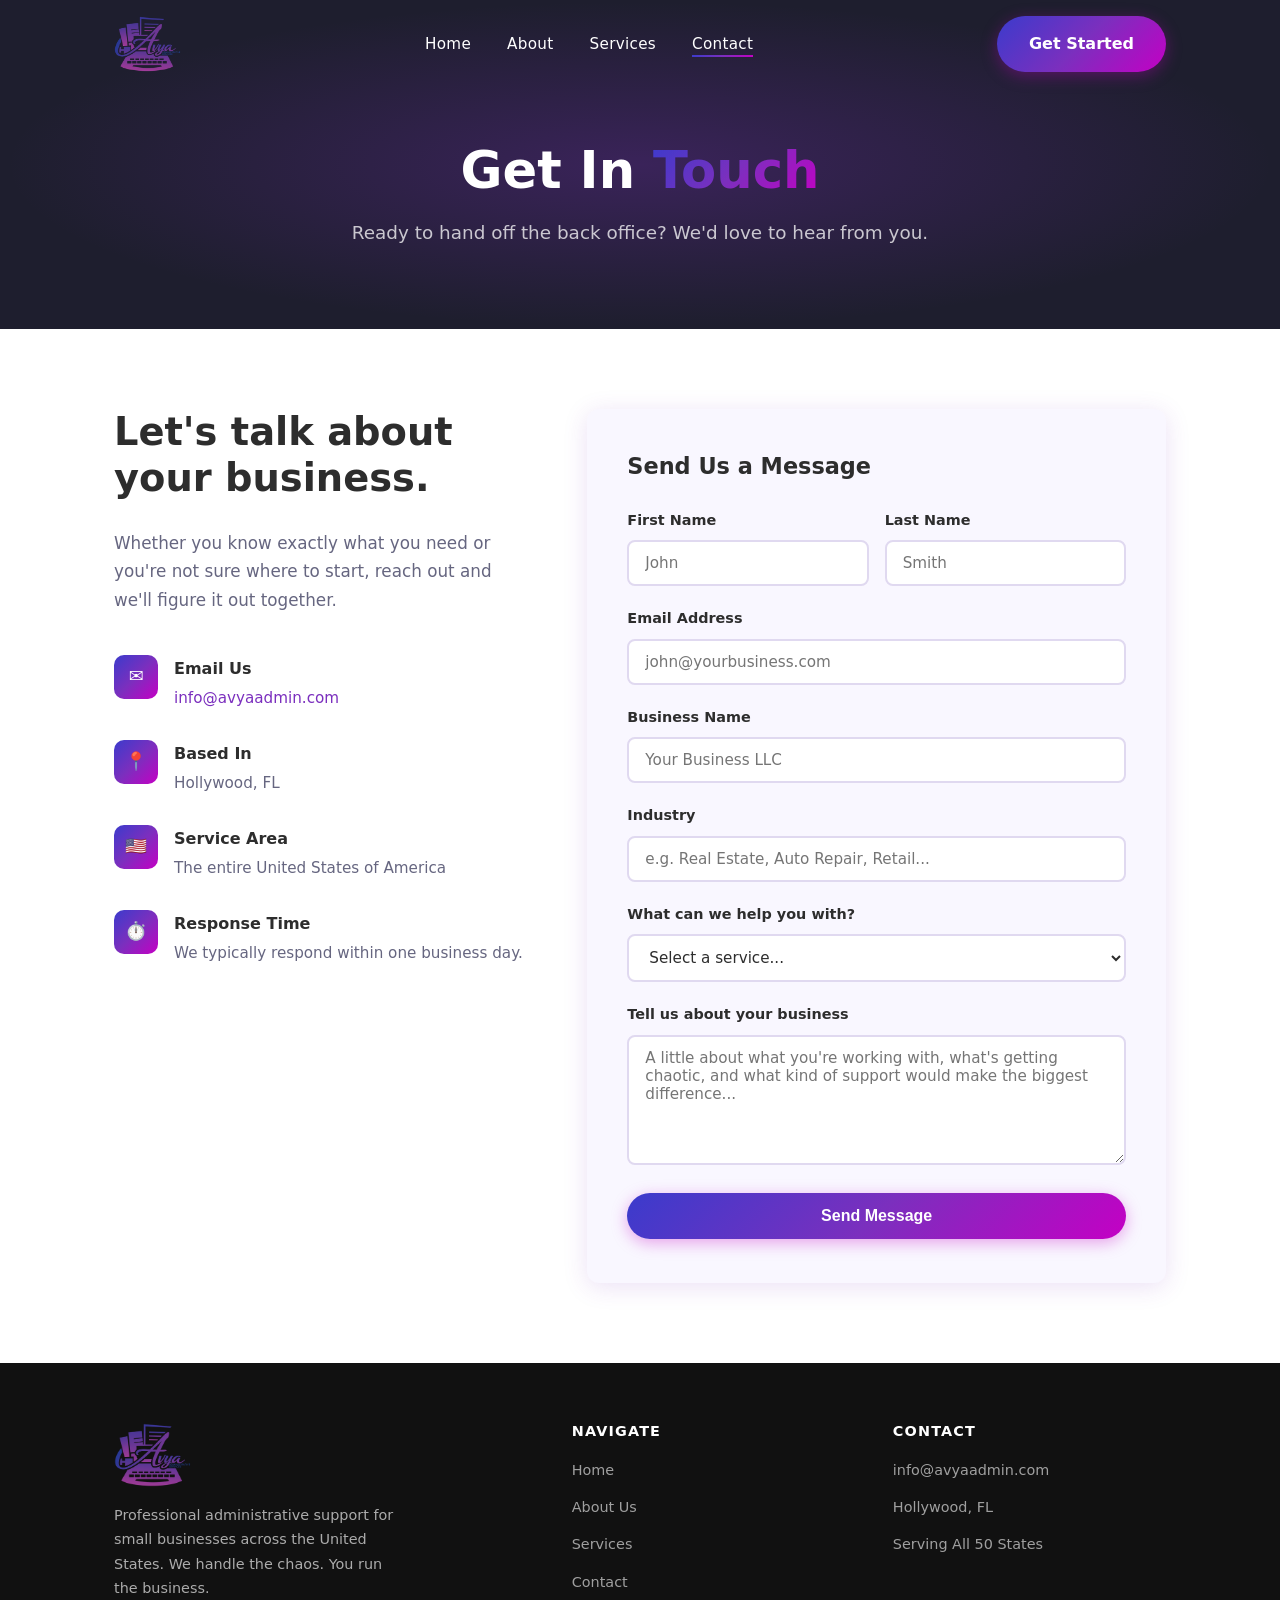
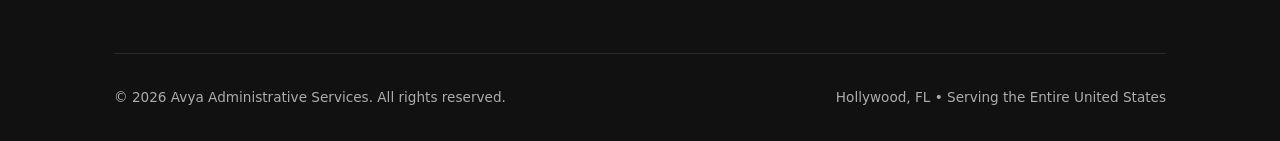
<file: contact.html>
<!DOCTYPE html>
<html lang="en">
<head>
  <meta charset="UTF-8" />
  <meta name="viewport" content="width=device-width, initial-scale=1.0" />
  <title>Contact | Avya Administrative Services</title>
  <meta name="description" content="Get in touch with Avya Administrative Services. Based in Hollywood, FL, serving businesses across the entire United States." />
  <style>
/* ============================================
   Avya Administrative Services - Main Stylesheet
   ============================================ */

/* --- Reset & Base --- */
*, *::before, *::after { box-sizing: border-box; margin: 0; padding: 0; }

:root {
  --purple:     #7B2FBE;
  --magenta:    #C400C4;
  --blue-grad:  #3B3BCC;
  --grad:       linear-gradient(135deg, #3B3BCC 0%, #7B2FBE 50%, #C400C4 100%);
  --dark:       #111111;
  --dark-soft:  #1e1e2e;
  --light:      #f9f7ff;
  --white:      #ffffff;
  --text:       #2d2d2d;
  --text-light: #666680;
  --radius:     12px;
  --shadow:     0 4px 24px rgba(123, 47, 190, 0.15);
  --transition: all 0.3s ease;
}

html { scroll-behavior: smooth; }

body {
  font-family: 'Segoe UI', system-ui, -apple-system, sans-serif;
  color: var(--text);
  background: var(--white);
  line-height: 1.7;
  font-size: 16px;
}

img { max-width: 100%; height: auto; display: block; }
a  { color: inherit; text-decoration: none; }

/* --- Typography --- */
h1, h2, h3, h4 {
  line-height: 1.2;
  font-weight: 700;
}

h1 { font-size: clamp(2rem, 5vw, 3.2rem); }
h2 { font-size: clamp(1.6rem, 3.5vw, 2.4rem); }
h3 { font-size: 1.25rem; }

.gradient-text {
  background: var(--grad);
  -webkit-background-clip: text;
  -webkit-text-fill-color: transparent;
  background-clip: text;
}

/* --- Layout --- */
.container {
  max-width: 1100px;
  margin: 0 auto;
  padding: 0 24px;
}

section { padding: 80px 0; }

/* --- Buttons --- */
.btn {
  display: inline-block;
  padding: 14px 32px;
  border-radius: 50px;
  font-weight: 600;
  font-size: 1rem;
  cursor: pointer;
  transition: var(--transition);
  border: none;
}

.btn-primary {
  background: var(--grad);
  color: var(--white);
  box-shadow: 0 4px 16px rgba(196, 0, 196, 0.35);
}

.btn-primary:hover {
  transform: translateY(-2px);
  box-shadow: 0 8px 24px rgba(196, 0, 196, 0.45);
}

.btn-outline {
  background: transparent;
  color: var(--white);
  border: 2px solid var(--white);
}

.btn-outline:hover {
  background: var(--white);
  color: var(--purple);
}

/* ============================================
   NAVIGATION
   ============================================ */
nav {
  position: fixed;
  top: 0;
  left: 0;
  right: 0;
  z-index: 100;
  padding: 16px 0;
  transition: var(--transition);
  background: transparent;
}

nav.scrolled {
  background: rgba(255, 255, 255, 0.97);
  backdrop-filter: blur(10px);
  padding: 10px 0;
  box-shadow: 0 2px 20px rgba(0,0,0,0.08);
}

nav.scrolled .nav-links a {
  color: var(--text);
}

nav.scrolled .nav-links a::after {
  background: var(--grad);
}

nav.scrolled .hamburger span {
  background: var(--text);
}

.nav-inner {
  display: flex;
  align-items: center;
  justify-content: space-between;
  max-width: 1100px;
  margin: 0 auto;
  padding: 0 24px;
}

.nav-logo img { height: 56px; width: auto; }

.nav-links {
  display: flex;
  gap: 36px;
  list-style: none;
}

.nav-links a {
  color: var(--white);
  font-weight: 500;
  font-size: 0.95rem;
  letter-spacing: 0.02em;
  position: relative;
  padding-bottom: 4px;
}

.nav-links a::after {
  content: '';
  position: absolute;
  bottom: 0;
  left: 0;
  width: 0;
  height: 2px;
  background: var(--grad);
  transition: var(--transition);
}

.nav-links a:hover::after,
.nav-links a.active::after { width: 100%; }

.nav-cta { display: flex; align-items: center; }

/* Hamburger */
.hamburger {
  display: none;
  flex-direction: column;
  gap: 5px;
  cursor: pointer;
  padding: 4px;
}

.hamburger span {
  display: block;
  width: 24px;
  height: 2px;
  background: var(--white);
  border-radius: 2px;
  transition: var(--transition);
}

.mobile-menu {
  display: none;
  position: fixed;
  top: 0; left: 0; right: 0; bottom: 0;
  background: rgba(17,17,17,0.97);
  z-index: 99;
  flex-direction: column;
  align-items: center;
  justify-content: center;
  gap: 32px;
}

.mobile-menu.open { display: flex; }

.mobile-menu a {
  color: var(--white);
  font-size: 1.5rem;
  font-weight: 600;
}

.mobile-close {
  position: absolute;
  top: 24px; right: 24px;
  color: var(--white);
  font-size: 2rem;
  cursor: pointer;
  background: none;
  border: none;
}

/* ============================================
   HERO
   ============================================ */
.hero {
  min-height: 100vh;
  background: var(--dark-soft);
  display: flex;
  align-items: center;
  position: relative;
  overflow: hidden;
}

.hero::before {
  content: '';
  position: absolute;
  inset: 0;
  background:
    radial-gradient(ellipse at 70% 50%, rgba(123,47,190,0.25) 0%, transparent 60%),
    radial-gradient(ellipse at 20% 80%, rgba(196,0,196,0.15) 0%, transparent 50%);
}

.hero-inner {
  position: relative;
  z-index: 1;
  display: grid;
  grid-template-columns: 1fr 1fr;
  gap: 60px;
  align-items: center;
  max-width: 1100px;
  margin: 0 auto;
  padding: 120px 24px 80px;
}

.hero-text h1 {
  color: var(--white);
  margin-bottom: 20px;
}

.hero-text .tagline {
  font-size: clamp(1.1rem, 2.5vw, 1.4rem);
  color: rgba(255,255,255,0.8);
  margin-bottom: 36px;
  font-weight: 400;
}

.hero-text .tagline strong {
  color: var(--white);
  font-weight: 600;
}

.hero-btns { display: flex; gap: 16px; flex-wrap: wrap; }

.hero-logo {
  display: flex;
  justify-content: center;
  align-items: center;
}

.hero-logo img {
  max-width: 380px;
  width: 100%;
  filter: drop-shadow(0 8px 32px rgba(196,0,196,0.4));
  animation: float 4s ease-in-out infinite;
}

@keyframes float {
  0%, 100% { transform: translateY(0); }
  50%       { transform: translateY(-12px); }
}

/* ============================================
   SECTION: SERVICES OVERVIEW (Home)
   ============================================ */
.services-overview {
  background: var(--light);
}

.section-header {
  text-align: center;
  margin-bottom: 56px;
}

.section-header .eyebrow {
  font-size: 0.85rem;
  font-weight: 700;
  letter-spacing: 0.12em;
  text-transform: uppercase;
  background: var(--grad);
  -webkit-background-clip: text;
  -webkit-text-fill-color: transparent;
  background-clip: text;
  margin-bottom: 12px;
}

.section-header h2 { margin-bottom: 16px; }

.section-header p {
  max-width: 560px;
  margin: 0 auto;
  color: var(--text-light);
  font-size: 1.05rem;
}

.services-grid {
  display: grid;
  grid-template-columns: repeat(auto-fit, minmax(280px, 1fr));
  gap: 28px;
}

.service-card {
  background: var(--white);
  border-radius: var(--radius);
  padding: 36px 28px;
  box-shadow: var(--shadow);
  transition: var(--transition);
  border-top: 3px solid transparent;
  border-image: var(--grad) 1;
}

.service-card:hover {
  transform: translateY(-6px);
  box-shadow: 0 12px 40px rgba(123,47,190,0.2);
}

.service-icon {
  width: 52px;
  height: 52px;
  border-radius: 12px;
  background: var(--grad);
  display: flex;
  align-items: center;
  justify-content: center;
  margin-bottom: 20px;
  font-size: 1.4rem;
}

.service-card h3 { margin-bottom: 10px; }

.service-card p { color: var(--text-light); font-size: 0.95rem; }

/* ============================================
   SECTION: WHY AVYA
   ============================================ */
.why-avya {
  background: var(--dark-soft);
  color: var(--white);
}

.why-grid {
  display: grid;
  grid-template-columns: repeat(auto-fit, minmax(200px, 1fr));
  gap: 40px;
  text-align: center;
}

.why-item .number {
  font-size: 3rem;
  font-weight: 800;
  background: var(--grad);
  -webkit-background-clip: text;
  -webkit-text-fill-color: transparent;
  background-clip: text;
  line-height: 1;
  margin-bottom: 8px;
}

.why-item h3 {
  color: var(--white);
  margin-bottom: 8px;
}

.why-item p {
  color: rgba(255,255,255,0.65);
  font-size: 0.95rem;
}

/* ============================================
   SECTION: CTA BAND
   ============================================ */
.cta-band {
  background: var(--grad);
  text-align: center;
  padding: 80px 24px;
}

.cta-band h2 { color: var(--white); margin-bottom: 16px; }

.cta-band p {
  color: rgba(255,255,255,0.85);
  font-size: 1.1rem;
  margin-bottom: 36px;
  max-width: 540px;
  margin-left: auto;
  margin-right: auto;
}

.btn-white {
  background: var(--white);
  color: var(--purple);
  font-weight: 700;
}

.btn-white:hover {
  transform: translateY(-2px);
  box-shadow: 0 8px 24px rgba(0,0,0,0.2);
}

/* ============================================
   PAGE HERO (inner pages)
   ============================================ */
.page-hero {
  background: var(--dark-soft);
  padding: 140px 24px 80px;
  text-align: center;
  position: relative;
  overflow: hidden;
}

.page-hero::before {
  content: '';
  position: absolute;
  inset: 0;
  background: radial-gradient(ellipse at 50% 50%, rgba(123,47,190,0.3) 0%, transparent 70%);
}

.page-hero h1 { color: var(--white); position: relative; z-index: 1; }
.page-hero p  {
  color: rgba(255,255,255,0.75);
  font-size: 1.15rem;
  margin-top: 16px;
  position: relative;
  z-index: 1;
}

/* ============================================
   ABOUT PAGE
   ============================================ */
.about-content {
  display: grid;
  grid-template-columns: 1fr 1fr;
  gap: 80px;
  align-items: start;
}

.about-text p {
  color: var(--text);
  font-size: 1.05rem;
  margin-bottom: 20px;
  line-height: 1.85;
}

.about-stats {
  display: grid;
  grid-template-columns: 1fr 1fr;
  gap: 24px;
}

.stat-card {
  background: var(--light);
  border-radius: var(--radius);
  padding: 28px 24px;
  text-align: center;
  border-top: 3px solid;
  border-image: var(--grad) 1;
}

.stat-card .num {
  font-size: 2.2rem;
  font-weight: 800;
  background: var(--grad);
  -webkit-background-clip: text;
  -webkit-text-fill-color: transparent;
  background-clip: text;
  line-height: 1;
  margin-bottom: 8px;
}

.stat-card p { font-size: 0.9rem; color: var(--text-light); font-weight: 500; }

/* ============================================
   SERVICES PAGE
   ============================================ */
.services-full .services-grid {
  grid-template-columns: repeat(auto-fit, minmax(300px, 1fr));
}

.more-banner {
  margin-top: 60px;
  background: var(--grad);
  border-radius: var(--radius);
  padding: 48px 40px;
  text-align: center;
  color: var(--white);
}

.more-banner h3 { font-size: 1.6rem; margin-bottom: 12px; }
.more-banner p  { opacity: 0.85; margin-bottom: 28px; }

/* ============================================
   CONTACT PAGE
   ============================================ */
.contact-layout {
  display: grid;
  grid-template-columns: 1fr 1.4fr;
  gap: 60px;
  align-items: start;
}

.contact-info h2 { margin-bottom: 28px; }

.contact-item {
  display: flex;
  align-items: flex-start;
  gap: 16px;
  margin-bottom: 28px;
}

.contact-item .icon {
  width: 44px;
  height: 44px;
  border-radius: 10px;
  background: var(--grad);
  display: flex;
  align-items: center;
  justify-content: center;
  font-size: 1.1rem;
  flex-shrink: 0;
  color: white;
}

.contact-item .detail strong {
  display: block;
  font-weight: 600;
  margin-bottom: 4px;
}

.contact-item .detail p { color: var(--text-light); font-size: 0.95rem; }

.contact-form {
  background: var(--light);
  border-radius: var(--radius);
  padding: 44px 40px;
  box-shadow: var(--shadow);
}

.contact-form h3 { margin-bottom: 28px; font-size: 1.4rem; }

.form-group { margin-bottom: 20px; }

.form-group label {
  display: block;
  font-weight: 600;
  font-size: 0.9rem;
  margin-bottom: 8px;
  color: var(--text);
}

.form-group input,
.form-group textarea,
.form-group select {
  width: 100%;
  padding: 12px 16px;
  border: 2px solid #e0d9f0;
  border-radius: 8px;
  font-family: inherit;
  font-size: 0.95rem;
  color: var(--text);
  background: var(--white);
  transition: var(--transition);
  outline: none;
}

.form-group input:focus,
.form-group textarea:focus,
.form-group select:focus {
  border-color: var(--purple);
  box-shadow: 0 0 0 3px rgba(123,47,190,0.12);
}

.form-group textarea { resize: vertical; min-height: 130px; }

.form-row {
  display: grid;
  grid-template-columns: 1fr 1fr;
  gap: 16px;
}

/* ============================================
   FOOTER
   ============================================ */
footer {
  background: var(--dark);
  color: rgba(255,255,255,0.65);
  padding: 60px 0 32px;
}

.footer-inner {
  max-width: 1100px;
  margin: 0 auto;
  padding: 0 24px;
}

.footer-top {
  display: grid;
  grid-template-columns: 1.5fr 1fr 1fr;
  gap: 48px;
  padding-bottom: 48px;
  border-bottom: 1px solid rgba(255,255,255,0.1);
  margin-bottom: 32px;
}

.footer-brand img { height: 64px; width: auto; margin-bottom: 16px; }

.footer-brand p { font-size: 0.9rem; line-height: 1.7; max-width: 280px; }

.footer-col h4 {
  color: var(--white);
  font-size: 0.9rem;
  font-weight: 700;
  letter-spacing: 0.08em;
  text-transform: uppercase;
  margin-bottom: 16px;
}

.footer-col ul { list-style: none; }

.footer-col ul li { margin-bottom: 10px; }

.footer-col ul li a {
  color: rgba(255,255,255,0.6);
  font-size: 0.9rem;
  transition: var(--transition);
}

.footer-col ul li a:hover { color: var(--white); }

.footer-bottom {
  display: flex;
  justify-content: space-between;
  align-items: center;
  font-size: 0.85rem;
  flex-wrap: wrap;
  gap: 12px;
}

.footer-bottom a { color: rgba(255,255,255,0.6); }
.footer-bottom a:hover { color: var(--white); }

/* ============================================
   RESPONSIVE
   ============================================ */
@media (max-width: 900px) {
  .hero-inner { grid-template-columns: 1fr; text-align: center; gap: 40px; }
  .hero-logo { order: -1; }
  .hero-logo img { max-width: 260px; }
  .hero-btns { justify-content: center; }
  .about-content { grid-template-columns: 1fr; gap: 48px; }
  .contact-layout { grid-template-columns: 1fr; }
  .footer-top { grid-template-columns: 1fr 1fr; }
  .footer-brand { grid-column: span 2; }
}

@media (max-width: 640px) {
  section { padding: 60px 0; }
  .nav-links, .nav-cta { display: none; }
  .hamburger { display: flex; }
  .about-stats { grid-template-columns: 1fr 1fr; }
  .form-row { g
</style>
</head>
<body>

  <!-- ===== NAVIGATION ===== -->
  <nav id="navbar">
    <div class="nav-inner">
      <a href="index.html" class="nav-logo">
        <img src="[data-uri]" alt="Avya Administrative Services" />
      </a>
      <ul class="nav-links">
        <li><a href="index.html">Home</a></li>
        <li><a href="about.html">About</a></li>
        <li><a href="services.html">Services</a></li>
        <li><a href="contact.html" class="active">Contact</a></li>
      </ul>
      <div class="nav-cta">
        <a href="contact.html" class="btn btn-primary">Get Started</a>
      </div>
      <button class="hamburger" id="hamburger" aria-label="Open menu">
        <span></span><span></span><span></span>
      </button>
    </div>
  </nav>

  <!-- Mobile Menu -->
  <div class="mobile-menu" id="mobileMenu">
    <button class="mobile-close" id="mobileClose">&times;</button>
    <a href="index.html" onclick="closeMobile()">Home</a>
    <a href="about.html" onclick="closeMobile()">About</a>
    <a href="services.html" onclick="closeMobile()">Services</a>
    <a href="contact.html" onclick="closeMobile()">Contact</a>
    <a href="contact.html" class="btn btn-primary" onclick="closeMobile()">Get Started</a>
  </div>

  <!-- ===== PAGE HERO ===== -->
  <div class="page-hero">
    <h1>Get In <span class="gradient-text">Touch</span></h1>
    <p>Ready to hand off the back office? We'd love to hear from you.</p>
  </div>

  <!-- ===== CONTACT SECTION ===== -->
  <section>
    <div class="container">
      <div class="contact-layout">

        <!-- Contact Info -->
        <div class="contact-info">
          <h2>Let's talk about your business.</h2>
          <p style="color: var(--text-light); margin-bottom: 40px; font-size: 1.05rem;">
            Whether you know exactly what you need or you're not sure where to start, reach out and we'll figure it out together.
          </p>

          <div class="contact-item">
            <div class="icon">✉️</div>
            <div class="detail">
              <strong>Email Us</strong>
              <p><a href="mailto:info@avyaadmin.com" style="color: var(--purple);">info@avyaadmin.com</a></p>
            </div>
          </div>

          <div class="contact-item">
            <div class="icon">📍</div>
            <div class="detail">
              <strong>Based In</strong>
              <p>Hollywood, FL</p>
            </div>
          </div>

          <div class="contact-item">
            <div class="icon">🇺🇸</div>
            <div class="detail">
              <strong>Service Area</strong>
              <p>The entire United States of America</p>
            </div>
          </div>

          <div class="contact-item">
            <div class="icon">⏱️</div>
            <div class="detail">
              <strong>Response Time</strong>
              <p>We typically respond within one business day.</p>
            </div>
          </div>
        </div>

        <!-- Contact Form -->
        <div class="contact-form">
          <h3>Send Us a Message</h3>
          <form action="https://formspree.io/f/xqenqewz" method="POST">
            <div class="form-row">
              <div class="form-group">
                <label for="first-name">First Name</label>
                <input type="text" id="first-name" name="first_name" placeholder="John" required />
              </div>
              <div class="form-group">
                <label for="last-name">Last Name</label>
                <input type="text" id="last-name" name="last_name" placeholder="Smith" required />
              </div>
            </div>
            <div class="form-group">
              <label for="email">Email Address</label>
              <input type="email" id="email" name="email" placeholder="john@yourbusiness.com" required />
            </div>
            <div class="form-group">
              <label for="business">Business Name</label>
              <input type="text" id="business" name="business" placeholder="Your Business LLC" />
            </div>
            <div class="form-group">
              <label for="industry">Industry</label>
              <input type="text" id="industry" name="industry" placeholder="e.g. Real Estate, Auto Repair, Retail..." />
            </div>
            <div class="form-group">
              <label for="service">What can we help you with?</label>
              <select id="service" name="service">
                <option value="" disabled selected>Select a service...</option>
                <option>Bookkeeping &amp; Invoicing</option>
                <option>Accounts Payable &amp; Receivable</option>
                <option>Vendor Coordination &amp; Ordering</option>
                <option>Contract Formatting &amp; Documentation</option>
                <option>Daily Administrative Support</option>
                <option>Multiple Services</option>
                <option>Not Sure Yet</option>
              </select>
            </div>
            <div class="form-group">
              <label for="message">Tell us about your business</label>
              <textarea id="message" name="message" placeholder="A little about what you're working with, what's getting chaotic, and what kind of support would make the biggest difference..."></textarea>
            </div>
            <button type="submit" class="btn btn-primary" style="width: 100%;">Send Message</button>
          </form>
        </div>

      </div>
    </div>
  </section>

  <!-- ===== FOOTER ===== -->
  <footer>
    <div class="footer-inner">
      <div class="footer-top">
        <div class="footer-brand">
          <img src="[data-uri]" alt="Avya Administrative Services" />
          <p>Professional administrative support for small businesses across the United States. We handle the chaos. You run the business.</p>
        </div>
        <div class="footer-col">
          <h4>Navigate</h4>
          <ul>
            <li><a href="index.html">Home</a></li>
            <li><a href="about.html">About Us</a></li>
            <li><a href="services.html">Services</a></li>
            <li><a href="contact.html">Contact</a></li>
          </ul>
        </div>
        <div class="footer-col">
          <h4>Contact</h4>
          <ul>
            <li><a href="mailto:info@avyaadmin.com">info@avyaadmin.com</a></li>
            <li><a href="#">Hollywood, FL</a></li>
            <li><a href="#">Serving All 50 States</a></li>
          </ul>
        </div>
      </div>
      <div class="footer-bottom">
        <p>&copy; 2026 Avya Administrative Services. All rights reserved.</p>
        <p>Hollywood, FL &bull; Serving the Entire United States</p>
      </div>
    </div>
  </footer>

  <script>
    var navbar = document.getElementById('navbar');
    navbar.classList.add('scrolled');
    window.addEventListener('scroll', function() {
      navbar.classList.toggle('scrolled', window.scrollY > 40);
    });
    var hamburger = document.getElementById('hamburger');
    var mobileMenu = document.getElementById('mobileMenu');
    var mobileClose = document.getElementById('mobileClose');
    hamburger.addEventListener('click', function(){ mobileMenu.classList.add('open'); });
    mobileClose.addEventListener('click', function(){ mobileMenu.classList.remove('open'); });
    function closeMobile(){ mobileMenu.classList.remove('open'); }
  </script>
</body>
</html>    
</file>
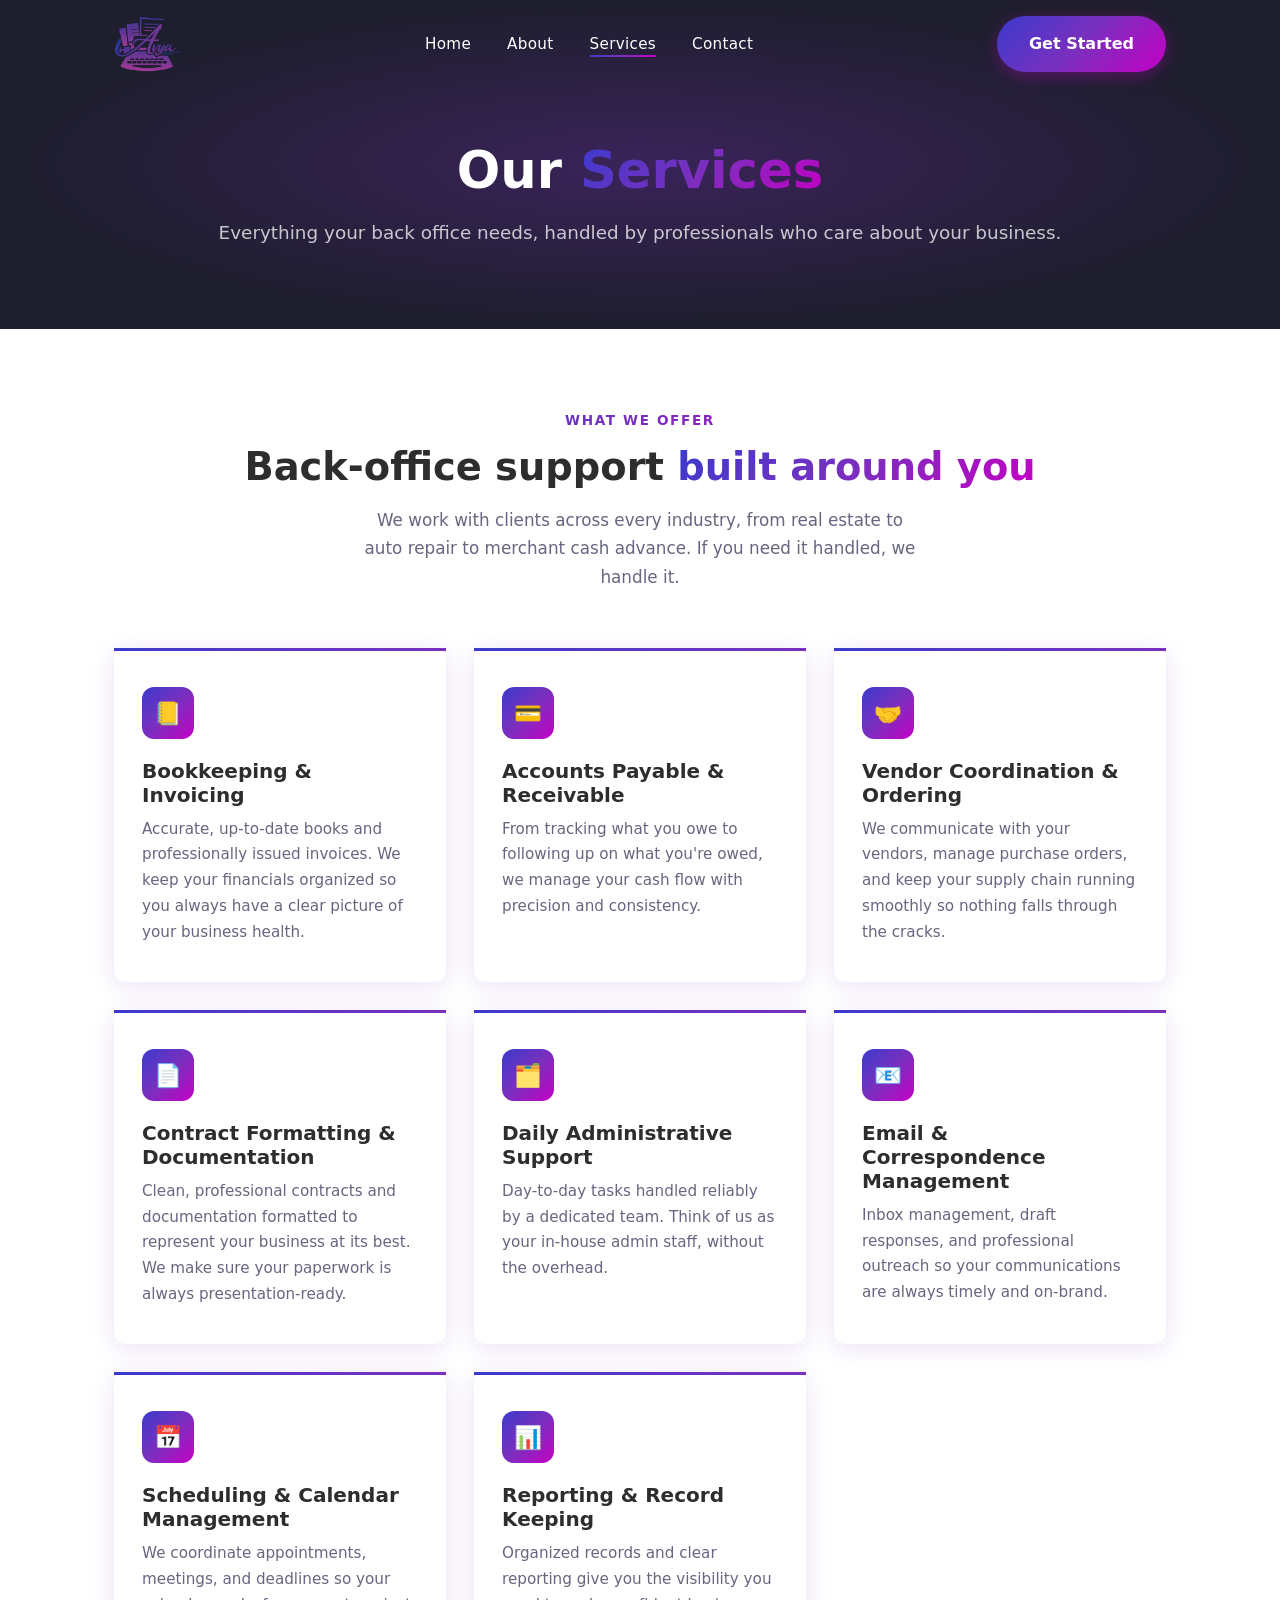
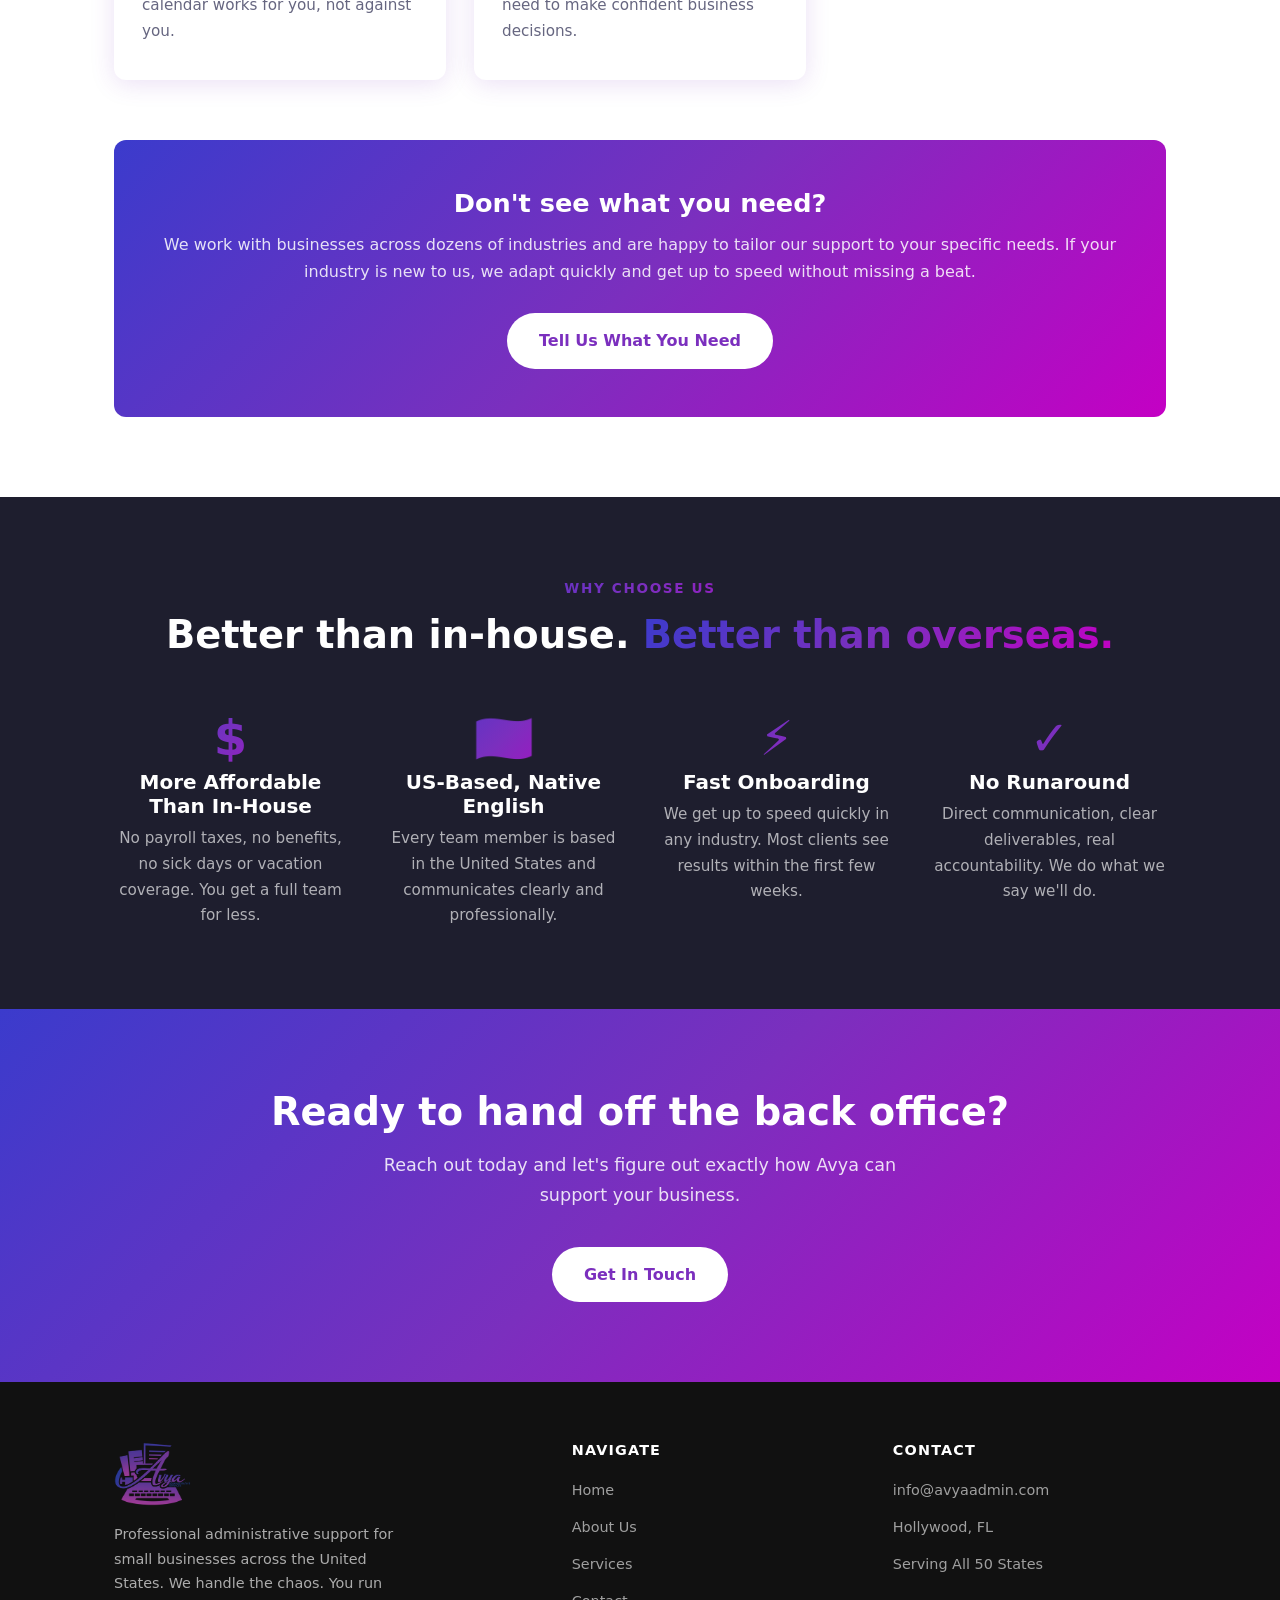
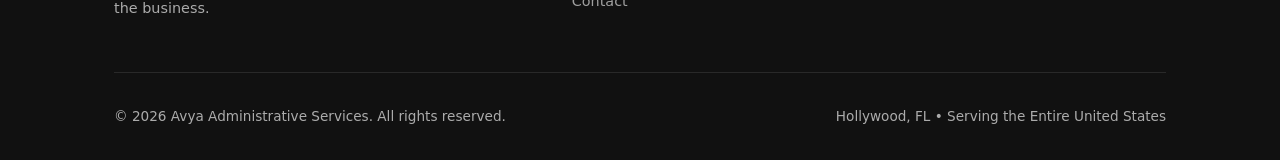
<file: services.html>
<!DOCTYPE html>
<html lang="en">
<head>
  <meta charset="UTF-8" />
  <meta name="viewport" content="width=device-width, initial-scale=1.0" />
  <title>Services | Avya Administrative Services</title>
  <meta name="description" content="Bookkeeping, invoicing, accounts payable and receivable, vendor coordination, contract documentation, and daily administrative support." />
  <style>
/* ============================================
   Avya Administrative Services - Main Stylesheet
   ============================================ */

/* --- Reset & Base --- */
*, *::before, *::after { box-sizing: border-box; margin: 0; padding: 0; }

:root {
  --purple:     #7B2FBE;
  --magenta:    #C400C4;
  --blue-grad:  #3B3BCC;
  --grad:       linear-gradient(135deg, #3B3BCC 0%, #7B2FBE 50%, #C400C4 100%);
  --dark:       #111111;
  --dark-soft:  #1e1e2e;
  --light:      #f9f7ff;
  --white:      #ffffff;
  --text:       #2d2d2d;
  --text-light: #666680;
  --radius:     12px;
  --shadow:     0 4px 24px rgba(123, 47, 190, 0.15);
  --transition: all 0.3s ease;
}

html { scroll-behavior: smooth; }

body {
  font-family: 'Segoe UI', system-ui, -apple-system, sans-serif;
  color: var(--text);
  background: var(--white);
  line-height: 1.7;
  font-size: 16px;
}

img { max-width: 100%; height: auto; display: block; }
a  { color: inherit; text-decoration: none; }

/* --- Typography --- */
h1, h2, h3, h4 {
  line-height: 1.2;
  font-weight: 700;
}

h1 { font-size: clamp(2rem, 5vw, 3.2rem); }
h2 { font-size: clamp(1.6rem, 3.5vw, 2.4rem); }
h3 { font-size: 1.25rem; }

.gradient-text {
  background: var(--grad);
  -webkit-background-clip: text;
  -webkit-text-fill-color: transparent;
  background-clip: text;
}

/* --- Layout --- */
.container {
  max-width: 1100px;
  margin: 0 auto;
  padding: 0 24px;
}

section { padding: 80px 0; }

/* --- Buttons --- */
.btn {
  display: inline-block;
  padding: 14px 32px;
  border-radius: 50px;
  font-weight: 600;
  font-size: 1rem;
  cursor: pointer;
  transition: var(--transition);
  border: none;
}

.btn-primary {
  background: var(--grad);
  color: var(--white);
  box-shadow: 0 4px 16px rgba(196, 0, 196, 0.35);
}

.btn-primary:hover {
  transform: translateY(-2px);
  box-shadow: 0 8px 24px rgba(196, 0, 196, 0.45);
}

.btn-outline {
  background: transparent;
  color: var(--white);
  border: 2px solid var(--white);
}

.btn-outline:hover {
  background: var(--white);
  color: var(--purple);
}

/* ============================================
   NAVIGATION
   ============================================ */
nav {
  position: fixed;
  top: 0;
  left: 0;
  right: 0;
  z-index: 100;
  padding: 16px 0;
  transition: var(--transition);
  background: transparent;
}

nav.scrolled {
  background: rgba(255, 255, 255, 0.97);
  backdrop-filter: blur(10px);
  padding: 10px 0;
  box-shadow: 0 2px 20px rgba(0,0,0,0.08);
}

nav.scrolled .nav-links a {
  color: var(--text);
}

nav.scrolled .nav-links a::after {
  background: var(--grad);
}

nav.scrolled .hamburger span {
  background: var(--text);
}

.nav-inner {
  display: flex;
  align-items: center;
  justify-content: space-between;
  max-width: 1100px;
  margin: 0 auto;
  padding: 0 24px;
}

.nav-logo img { height: 56px; width: auto; }

.nav-links {
  display: flex;
  gap: 36px;
  list-style: none;
}

.nav-links a {
  color: var(--white);
  font-weight: 500;
  font-size: 0.95rem;
  letter-spacing: 0.02em;
  position: relative;
  padding-bottom: 4px;
}

.nav-links a::after {
  content: '';
  position: absolute;
  bottom: 0;
  left: 0;
  width: 0;
  height: 2px;
  background: var(--grad);
  transition: var(--transition);
}

.nav-links a:hover::after,
.nav-links a.active::after { width: 100%; }

.nav-cta { display: flex; align-items: center; }

/* Hamburger */
.hamburger {
  display: none;
  flex-direction: column;
  gap: 5px;
  cursor: pointer;
  padding: 4px;
}

.hamburger span {
  display: block;
  width: 24px;
  height: 2px;
  background: var(--white);
  border-radius: 2px;
  transition: var(--transition);
}

.mobile-menu {
  display: none;
  position: fixed;
  top: 0; left: 0; right: 0; bottom: 0;
  background: rgba(17,17,17,0.97);
  z-index: 99;
  flex-direction: column;
  align-items: center;
  justify-content: center;
  gap: 32px;
}

.mobile-menu.open { display: flex; }

.mobile-menu a {
  color: var(--white);
  font-size: 1.5rem;
  font-weight: 600;
}

.mobile-close {
  position: absolute;
  top: 24px; right: 24px;
  color: var(--white);
  font-size: 2rem;
  cursor: pointer;
  background: none;
  border: none;
}

/* ============================================
   HERO
   ============================================ */
.hero {
  min-height: 100vh;
  background: var(--dark-soft);
  display: flex;
  align-items: center;
  position: relative;
  overflow: hidden;
}

.hero::before {
  content: '';
  position: absolute;
  inset: 0;
  background:
    radial-gradient(ellipse at 70% 50%, rgba(123,47,190,0.25) 0%, transparent 60%),
    radial-gradient(ellipse at 20% 80%, rgba(196,0,196,0.15) 0%, transparent 50%);
}

.hero-inner {
  position: relative;
  z-index: 1;
  display: grid;
  grid-template-columns: 1fr 1fr;
  gap: 60px;
  align-items: center;
  max-width: 1100px;
  margin: 0 auto;
  padding: 120px 24px 80px;
}

.hero-text h1 {
  color: var(--white);
  margin-bottom: 20px;
}

.hero-text .tagline {
  font-size: clamp(1.1rem, 2.5vw, 1.4rem);
  color: rgba(255,255,255,0.8);
  margin-bottom: 36px;
  font-weight: 400;
}

.hero-text .tagline strong {
  color: var(--white);
  font-weight: 600;
}

.hero-btns { display: flex; gap: 16px; flex-wrap: wrap; }

.hero-logo {
  display: flex;
  justify-content: center;
  align-items: center;
}

.hero-logo img {
  max-width: 380px;
  width: 100%;
  filter: drop-shadow(0 8px 32px rgba(196,0,196,0.4));
  animation: float 4s ease-in-out infinite;
}

@keyframes float {
  0%, 100% { transform: translateY(0); }
  50%       { transform: translateY(-12px); }
}

/* ============================================
   SECTION: SERVICES OVERVIEW (Home)
   ============================================ */
.services-overview {
  background: var(--light);
}

.section-header {
  text-align: center;
  margin-bottom: 56px;
}

.section-header .eyebrow {
  font-size: 0.85rem;
  font-weight: 700;
  letter-spacing: 0.12em;
  text-transform: uppercase;
  background: var(--grad);
  -webkit-background-clip: text;
  -webkit-text-fill-color: transparent;
  background-clip: text;
  margin-bottom: 12px;
}

.section-header h2 { margin-bottom: 16px; }

.section-header p {
  max-width: 560px;
  margin: 0 auto;
  color: var(--text-light);
  font-size: 1.05rem;
}

.services-grid {
  display: grid;
  grid-template-columns: repeat(auto-fit, minmax(280px, 1fr));
  gap: 28px;
}

.service-card {
  background: var(--white);
  border-radius: var(--radius);
  padding: 36px 28px;
  box-shadow: var(--shadow);
  transition: var(--transition);
  border-top: 3px solid transparent;
  border-image: var(--grad) 1;
}

.service-card:hover {
  transform: translateY(-6px);
  box-shadow: 0 12px 40px rgba(123,47,190,0.2);
}

.service-icon {
  width: 52px;
  height: 52px;
  border-radius: 12px;
  background: var(--grad);
  display: flex;
  align-items: center;
  justify-content: center;
  margin-bottom: 20px;
  font-size: 1.4rem;
}

.service-card h3 { margin-bottom: 10px; }

.service-card p { color: var(--text-light); font-size: 0.95rem; }

/* ============================================
   SECTION: WHY AVYA
   ============================================ */
.why-avya {
  background: var(--dark-soft);
  color: var(--white);
}

.why-grid {
  display: grid;
  grid-template-columns: repeat(auto-fit, minmax(200px, 1fr));
  gap: 40px;
  text-align: center;
}

.why-item .number {
  font-size: 3rem;
  font-weight: 800;
  background: var(--grad);
  -webkit-background-clip: text;
  -webkit-text-fill-color: transparent;
  background-clip: text;
  line-height: 1;
  margin-bottom: 8px;
}

.why-item h3 {
  color: var(--white);
  margin-bottom: 8px;
}

.why-item p {
  color: rgba(255,255,255,0.65);
  font-size: 0.95rem;
}

/* ============================================
   SECTION: CTA BAND
   ============================================ */
.cta-band {
  background: var(--grad);
  text-align: center;
  padding: 80px 24px;
}

.cta-band h2 { color: var(--white); margin-bottom: 16px; }

.cta-band p {
  color: rgba(255,255,255,0.85);
  font-size: 1.1rem;
  margin-bottom: 36px;
  max-width: 540px;
  margin-left: auto;
  margin-right: auto;
}

.btn-white {
  background: var(--white);
  color: var(--purple);
  font-weight: 700;
}

.btn-white:hover {
  transform: translateY(-2px);
  box-shadow: 0 8px 24px rgba(0,0,0,0.2);
}

/* ============================================
   PAGE HERO (inner pages)
   ============================================ */
.page-hero {
  background: var(--dark-soft);
  padding: 140px 24px 80px;
  text-align: center;
  position: relative;
  overflow: hidden;
}

.page-hero::before {
  content: '';
  position: absolute;
  inset: 0;
  background: radial-gradient(ellipse at 50% 50%, rgba(123,47,190,0.3) 0%, transparent 70%);
}

.page-hero h1 { color: var(--white); position: relative; z-index: 1; }
.page-hero p  {
  color: rgba(255,255,255,0.75);
  font-size: 1.15rem;
  margin-top: 16px;
  position: relative;
  z-index: 1;
}

/* ============================================
   ABOUT PAGE
   ============================================ */
.about-content {
  display: grid;
  grid-template-columns: 1fr 1fr;
  gap: 80px;
  align-items: start;
}

.about-text p {
  color: var(--text);
  font-size: 1.05rem;
  margin-bottom: 20px;
  line-height: 1.85;
}

.about-stats {
  display: grid;
  grid-template-columns: 1fr 1fr;
  gap: 24px;
}

.stat-card {
  background: var(--light);
  border-radius: var(--radius);
  padding: 28px 24px;
  text-align: center;
  border-top: 3px solid;
  border-image: var(--grad) 1;
}

.stat-card .num {
  font-size: 2.2rem;
  font-weight: 800;
  background: var(--grad);
  -webkit-background-clip: text;
  -webkit-text-fill-color: transparent;
  background-clip: text;
  line-height: 1;
  margin-bottom: 8px;
}

.stat-card p { font-size: 0.9rem; color: var(--text-light); font-weight: 500; }

/* ============================================
   SERVICES PAGE
   ============================================ */
.services-full .services-grid {
  grid-template-columns: repeat(auto-fit, minmax(300px, 1fr));
}

.more-banner {
  margin-top: 60px;
  background: var(--grad);
  border-radius: var(--radius);
  padding: 48px 40px;
  text-align: center;
  color: var(--white);
}

.more-banner h3 { font-size: 1.6rem; margin-bottom: 12px; }
.more-banner p  { opacity: 0.85; margin-bottom: 28px; }

/* ============================================
   CONTACT PAGE
   ============================================ */
.contact-layout {
  display: grid;
  grid-template-columns: 1fr 1.4fr;
  gap: 60px;
  align-items: start;
}

.contact-info h2 { margin-bottom: 28px; }

.contact-item {
  display: flex;
  align-items: flex-start;
  gap: 16px;
  margin-bottom: 28px;
}

.contact-item .icon {
  width: 44px;
  height: 44px;
  border-radius: 10px;
  background: var(--grad);
  display: flex;
  align-items: center;
  justify-content: center;
  font-size: 1.1rem;
  flex-shrink: 0;
  color: white;
}

.contact-item .detail strong {
  display: block;
  font-weight: 600;
  margin-bottom: 4px;
}

.contact-item .detail p { color: var(--text-light); font-size: 0.95rem; }

.contact-form {
  background: var(--light);
  border-radius: var(--radius);
  padding: 44px 40px;
  box-shadow: var(--shadow);
}

.contact-form h3 { margin-bottom: 28px; font-size: 1.4rem; }

.form-group { margin-bottom: 20px; }

.form-group label {
  display: block;
  font-weight: 600;
  font-size: 0.9rem;
  margin-bottom: 8px;
  color: var(--text);
}

.form-group input,
.form-group textarea,
.form-group select {
  width: 100%;
  padding: 12px 16px;
  border: 2px solid #e0d9f0;
  border-radius: 8px;
  font-family: inherit;
  font-size: 0.95rem;
  color: var(--text);
  background: var(--white);
  transition: var(--transition);
  outline: none;
}

.form-group input:focus,
.form-group textarea:focus,
.form-group select:focus {
  border-color: var(--purple);
  box-shadow: 0 0 0 3px rgba(123,47,190,0.12);
}

.form-group textarea { resize: vertical; min-height: 130px; }

.form-row {
  display: grid;
  grid-template-columns: 1fr 1fr;
  gap: 16px;
}

/* ============================================
   FOOTER
   ============================================ */
footer {
  background: var(--dark);
  color: rgba(255,255,255,0.65);
  padding: 60px 0 32px;
}

.footer-inner {
  max-width: 1100px;
  margin: 0 auto;
  padding: 0 24px;
}

.footer-top {
  display: grid;
  grid-template-columns: 1.5fr 1fr 1fr;
  gap: 48px;
  padding-bottom: 48px;
  border-bottom: 1px solid rgba(255,255,255,0.1);
  margin-bottom: 32px;
}

.footer-brand img { height: 64px; width: auto; margin-bottom: 16px; }

.footer-brand p { font-size: 0.9rem; line-height: 1.7; max-width: 280px; }

.footer-col h4 {
  color: var(--white);
  font-size: 0.9rem;
  font-weight: 700;
  letter-spacing: 0.08em;
  text-transform: uppercase;
  margin-bottom: 16px;
}

.footer-col ul { list-style: none; }

.footer-col ul li { margin-bottom: 10px; }

.footer-col ul li a {
  color: rgba(255,255,255,0.6);
  font-size: 0.9rem;
  transition: var(--transition);
}

.footer-col ul li a:hover { color: var(--white); }

.footer-bottom {
  display: flex;
  justify-content: space-between;
  align-items: center;
  font-size: 0.85rem;
  flex-wrap: wrap;
  gap: 12px;
}

.footer-bottom a { color: rgba(255,255,255,0.6); }
.footer-bottom a:hover { color: var(--white); }

/* ============================================
   RESPONSIVE
   ============================================ */
@media (max-width: 900px) {
  .hero-inner { grid-template-columns: 1fr; text-align: center; gap: 40px; }
  .hero-logo { order: -1; }
  .hero-logo img { max-width: 260px; }
  .hero-btns { justify-content: center; }
  .about-content { grid-template-columns: 1fr; gap: 48px; }
  .contact-layout { grid-template-columns: 1fr; }
  .footer-top { grid-template-columns: 1fr 1fr; }
  .footer-brand { grid-column: span 2; }
}

@media (max-width: 640px) {
  section { padding: 60px 0; }
  .nav-links, .nav-cta { display: none; }
  .hamburger { display: flex; }
  .about-stats { grid-template-columns: 1fr 1fr; }
  .form-row { g
</style>
</head>
<body>

  <!-- ===== NAVIGATION ===== -->
  <nav id="navbar">
    <div class="nav-inner">
      <a href="index.html" class="nav-logo">
        <img src="[data-uri]" alt="Avya Administrative Services" />
      </a>
      <ul class="nav-links">
        <li><a href="index.html">Home</a></li>
        <li><a href="about.html">About</a></li>
        <li><a href="services.html" class="active">Services</a></li>
        <li><a href="contact.html">Contact</a></li>
      </ul>
      <div class="nav-cta">
        <a href="contact.html" class="btn btn-primary">Get Started</a>
      </div>
      <button class="hamburger" id="hamburger" aria-label="Open menu">
        <span></span><span></span><span></span>
      </button>
    </div>
  </nav>

  <!-- Mobile Menu -->
  <div class="mobile-menu" id="mobileMenu">
    <button class="mobile-close" id="mobileClose">&times;</button>
    <a href="index.html" onclick="closeMobile()">Home</a>
    <a href="about.html" onclick="closeMobile()">About</a>
    <a href="services.html" onclick="closeMobile()">Services</a>
    <a href="contact.html" onclick="closeMobile()">Contact</a>
    <a href="contact.html" class="btn btn-primary" onclick="closeMobile()">Get Started</a>
  </div>

  <!-- ===== PAGE HERO ===== -->
  <div class="page-hero">
    <h1>Our <span class="gradient-text">Services</span></h1>
    <p>Everything your back office needs, handled by professionals who care about your business.</p>
  </div>

  <!-- ===== SERVICES FULL ===== -->
  <section class="services-full">
    <div class="container">
      <div class="section-header">
        <p class="eyebrow">What We Offer</p>
        <h2>Back-office support <span class="gradient-text">built around you</span></h2>
        <p>We work with clients across every industry, from real estate to auto repair to merchant cash advance. If you need it handled, we handle it.</p>
      </div>

      <div class="services-grid">
        <div class="service-card">
          <div class="service-icon">📒</div>
          <h3>Bookkeeping &amp; Invoicing</h3>
          <p>Accurate, up-to-date books and professionally issued invoices. We keep your financials organized so you always have a clear picture of your business health.</p>
        </div>
        <div class="service-card">
          <div class="service-icon">💳</div>
          <h3>Accounts Payable &amp; Receivable</h3>
          <p>From tracking what you owe to following up on what you're owed, we manage your cash flow with precision and consistency.</p>
        </div>
        <div class="service-card">
          <div class="service-icon">🤝</div>
          <h3>Vendor Coordination &amp; Ordering</h3>
          <p>We communicate with your vendors, manage purchase orders, and keep your supply chain running smoothly so nothing falls through the cracks.</p>
        </div>
        <div class="service-card">
          <div class="service-icon">📄</div>
          <h3>Contract Formatting &amp; Documentation</h3>
          <p>Clean, professional contracts and documentation formatted to represent your business at its best. We make sure your paperwork is always presentation-ready.</p>
        </div>
        <div class="service-card">
          <div class="service-icon">🗂️</div>
          <h3>Daily Administrative Support</h3>
          <p>Day-to-day tasks handled reliably by a dedicated team. Think of us as your in-house admin staff, without the overhead.</p>
        </div>
        <div class="service-card">
          <div class="service-icon">📧</div>
          <h3>Email &amp; Correspondence Management</h3>
          <p>Inbox management, draft responses, and professional outreach so your communications are always timely and on-brand.</p>
        </div>
        <div class="service-card">
          <div class="service-icon">📅</div>
          <h3>Scheduling &amp; Calendar Management</h3>
          <p>We coordinate appointments, meetings, and deadlines so your calendar works for you, not against you.</p>
        </div>
        <div class="service-card">
          <div class="service-icon">📊</div>
          <h3>Reporting &amp; Record Keeping</h3>
          <p>Organized records and clear reporting give you the visibility you need to make confident business decisions.</p>
        </div>
      </div>

      <div class="more-banner">
        <h3>Don't see what you need?</h3>
        <p>We work with businesses across dozens of industries and are happy to tailor our support to your specific needs. If your industry is new to us, we adapt quickly and get up to speed without missing a beat.</p>
        <a href="contact.html" class="btn btn-white">Tell Us What You Need</a>
      </div>
    </div>
  </section>

  <!-- ===== WHY AVYA BAND ===== -->
  <section class="why-avya">
    <div class="container">
      <div class="section-header">
        <p class="eyebrow">Why Choose Us</p>
        <h2 style="color:white;">Better than in-house. <span class="gradient-text">Better than overseas.</span></h2>
      </div>
      <div class="why-grid">
        <div class="why-item">
          <div class="number">$</div>
          <h3>More Affordable Than In-House</h3>
          <p>No payroll taxes, no benefits, no sick days or vacation coverage. You get a full team for less.</p>
        </div>
        <div class="why-item">
          <div class="number">🇺🇸</div>
          <h3>US-Based, Native English</h3>
          <p>Every team member is based in the United States and communicates clearly and professionally.</p>
        </div>
        <div class="why-item">
          <div class="number">⚡</div>
          <h3>Fast Onboarding</h3>
          <p>We get up to speed quickly in any industry. Most clients see results within the first few weeks.</p>
        </div>
        <div class="why-item">
          <div class="number">✓</div>
          <h3>No Runaround</h3>
          <p>Direct communication, clear deliverables, real accountability. We do what we say we'll do.</p>
        </div>
      </div>
    </div>
  </section>

  <!-- ===== CTA ===== -->
  <div class="cta-band">
    <h2>Ready to hand off the back office?</h2>
    <p>Reach out today and let's figure out exactly how Avya can support your business.</p>
    <a href="contact.html" class="btn btn-white">Get In Touch</a>
  </div>

  <!-- ===== FOOTER ===== -->
  <footer>
    <div class="footer-inner">
      <div class="footer-top">
        <div class="footer-brand">
          <img src="[data-uri]" alt="Avya Administrative Services" />
          <p>Professional administrative support for small businesses across the United States. We handle the chaos. You run the business.</p>
        </div>
        <div class="footer-col">
          <h4>Navigate</h4>
          <ul>
            <li><a href="index.html">Home</a></li>
            <li><a href="about.html">About Us</a></li>
            <li><a href="services.html">Services</a></li>
            <li><a href="contact.html">Contact</a></li>
          </ul>
        </div>
        <div class="footer-col">
          <h4>Contact</h4>
          <ul>
            <li><a href="mailto:info@avyaadmin.com">info@avyaadmin.com</a></li>
            <li><a href="#">Hollywood, FL</a></li>
            <li><a href="#">Serving All 50 States</a></li>
          </ul>
        </div>
      </div>
      <div class="footer-bottom">
        <p>&copy; 2026 Avya Administrative Services. All rights reserved.</p>
        <p>Hollywood, FL &bull; Serving the Entire United States</p>
      </div>
    </div>
  </footer>

  <script>
    var navbar = document.getElementById('navbar');
    navbar.classList.add('scrolled');
    window.addEventListener('scroll', function() {
      navbar.classList.toggle('scrolled', window.scrollY > 40);
    });
    var hamburger = document.getElementById('hamburger');
    var mobileMenu = document.getElementById('mobileMenu');
    var mobileClose = document.getElementById('mobileClose');
    hamburger.addEventListener('click', function(){ mobileMenu.classList.add('open'); });
    mobileClose.addEventListener('click', function(){ mobileMenu.classList.remove('open'); });
    function closeMobile(){ mobileMenu.classList.remove('open'); }
  </script>
</body>
</html>
</file>
